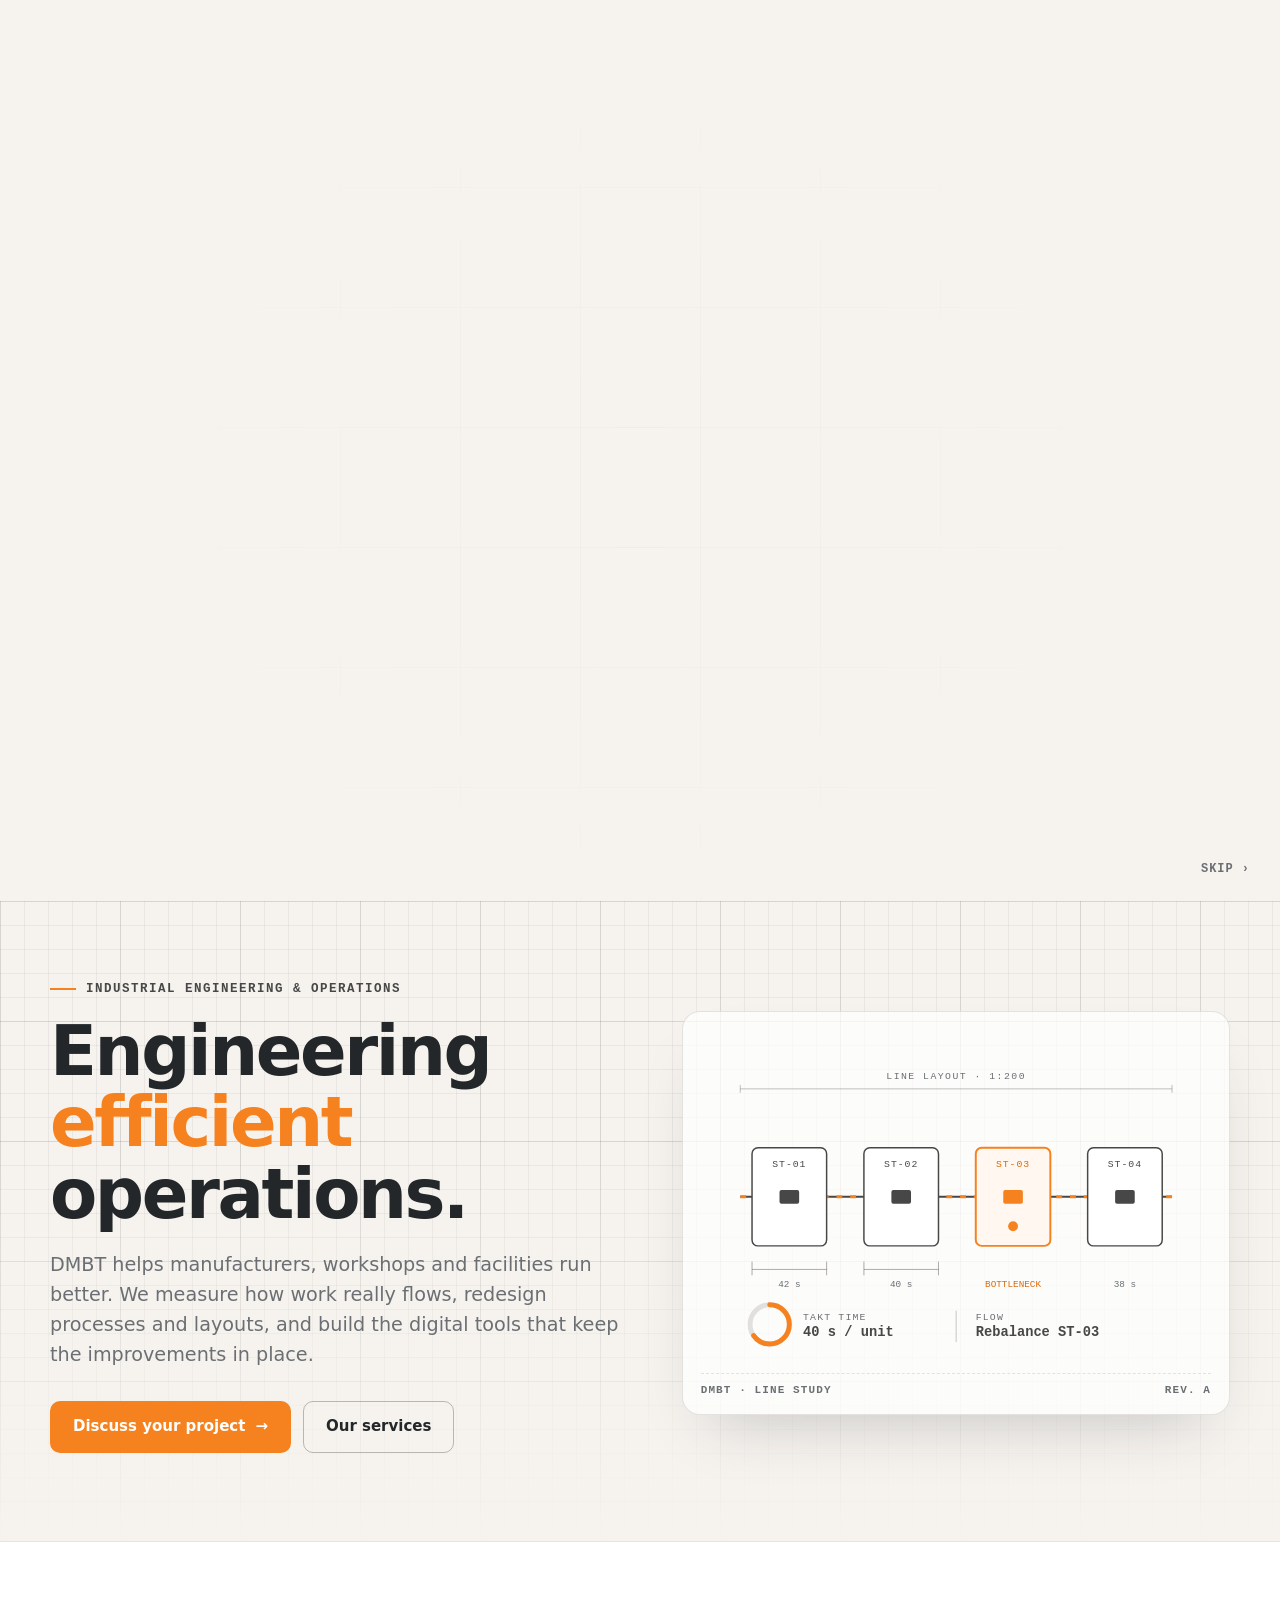
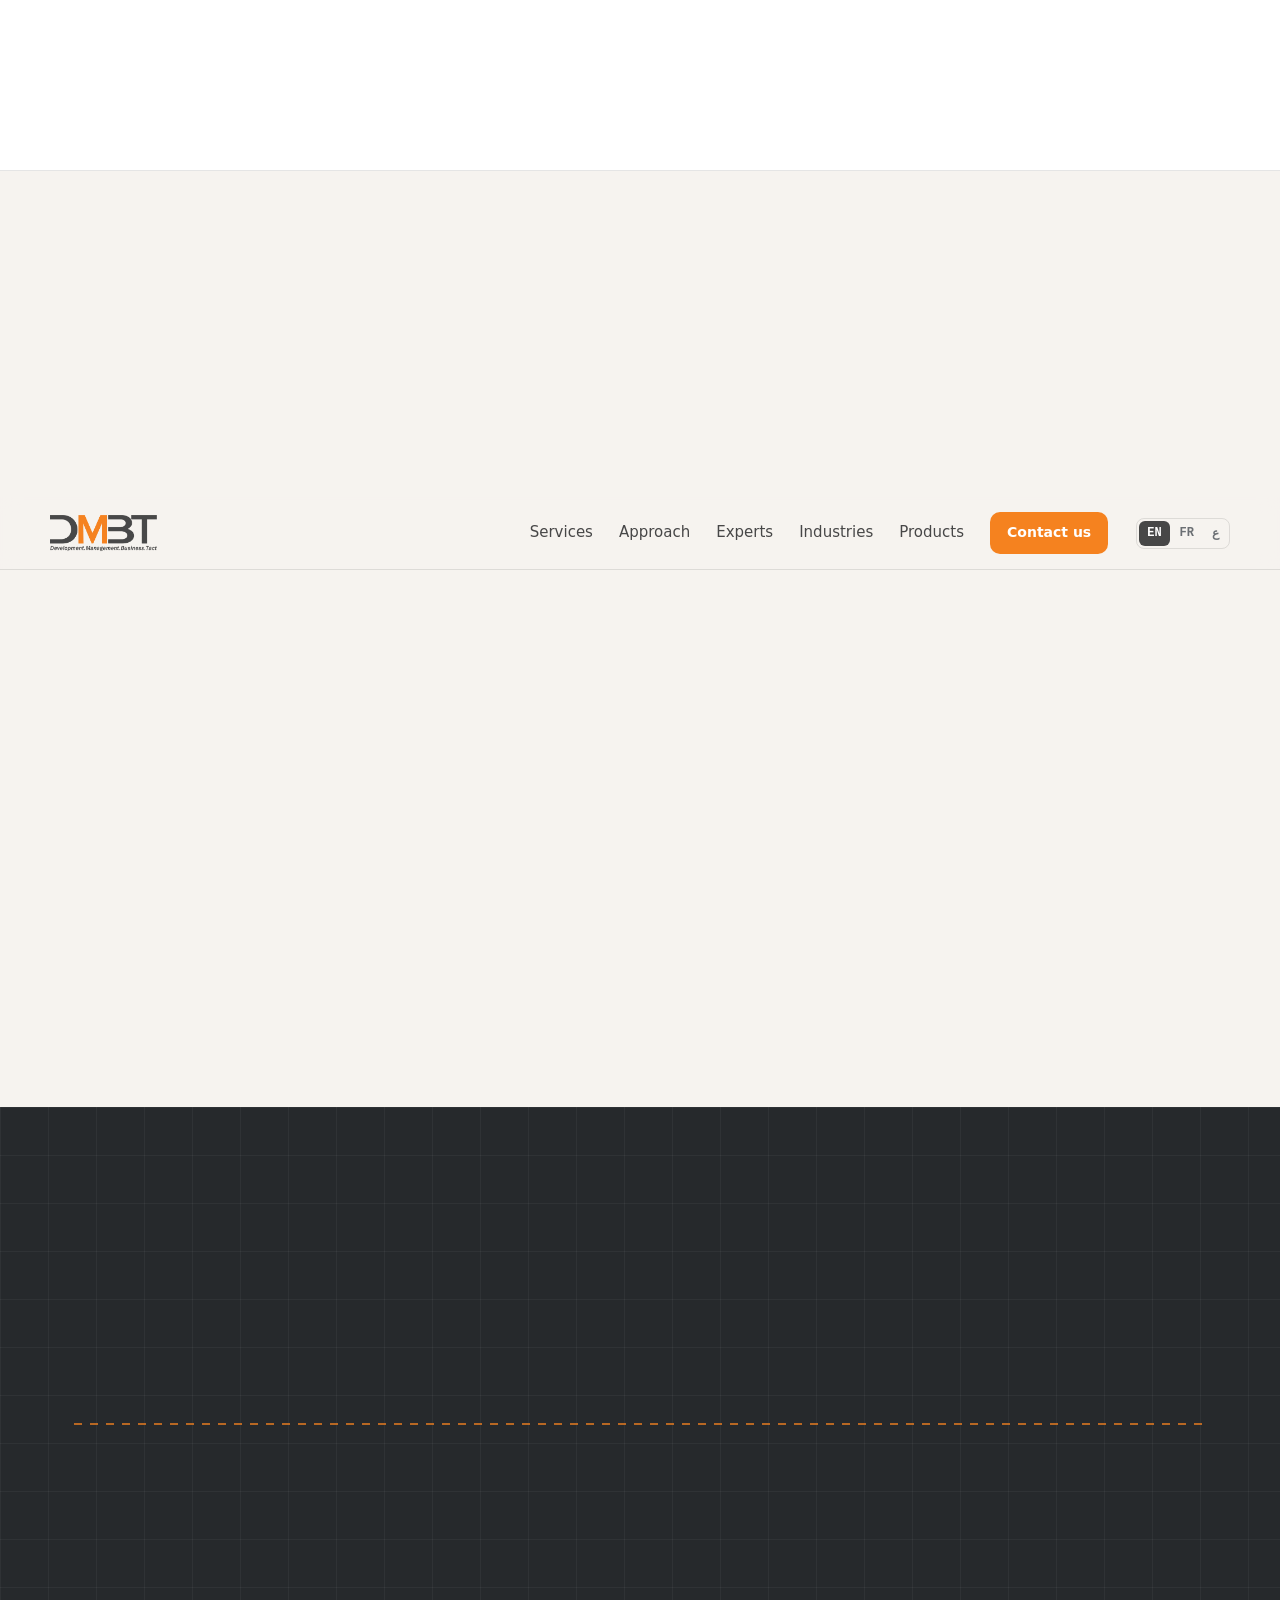
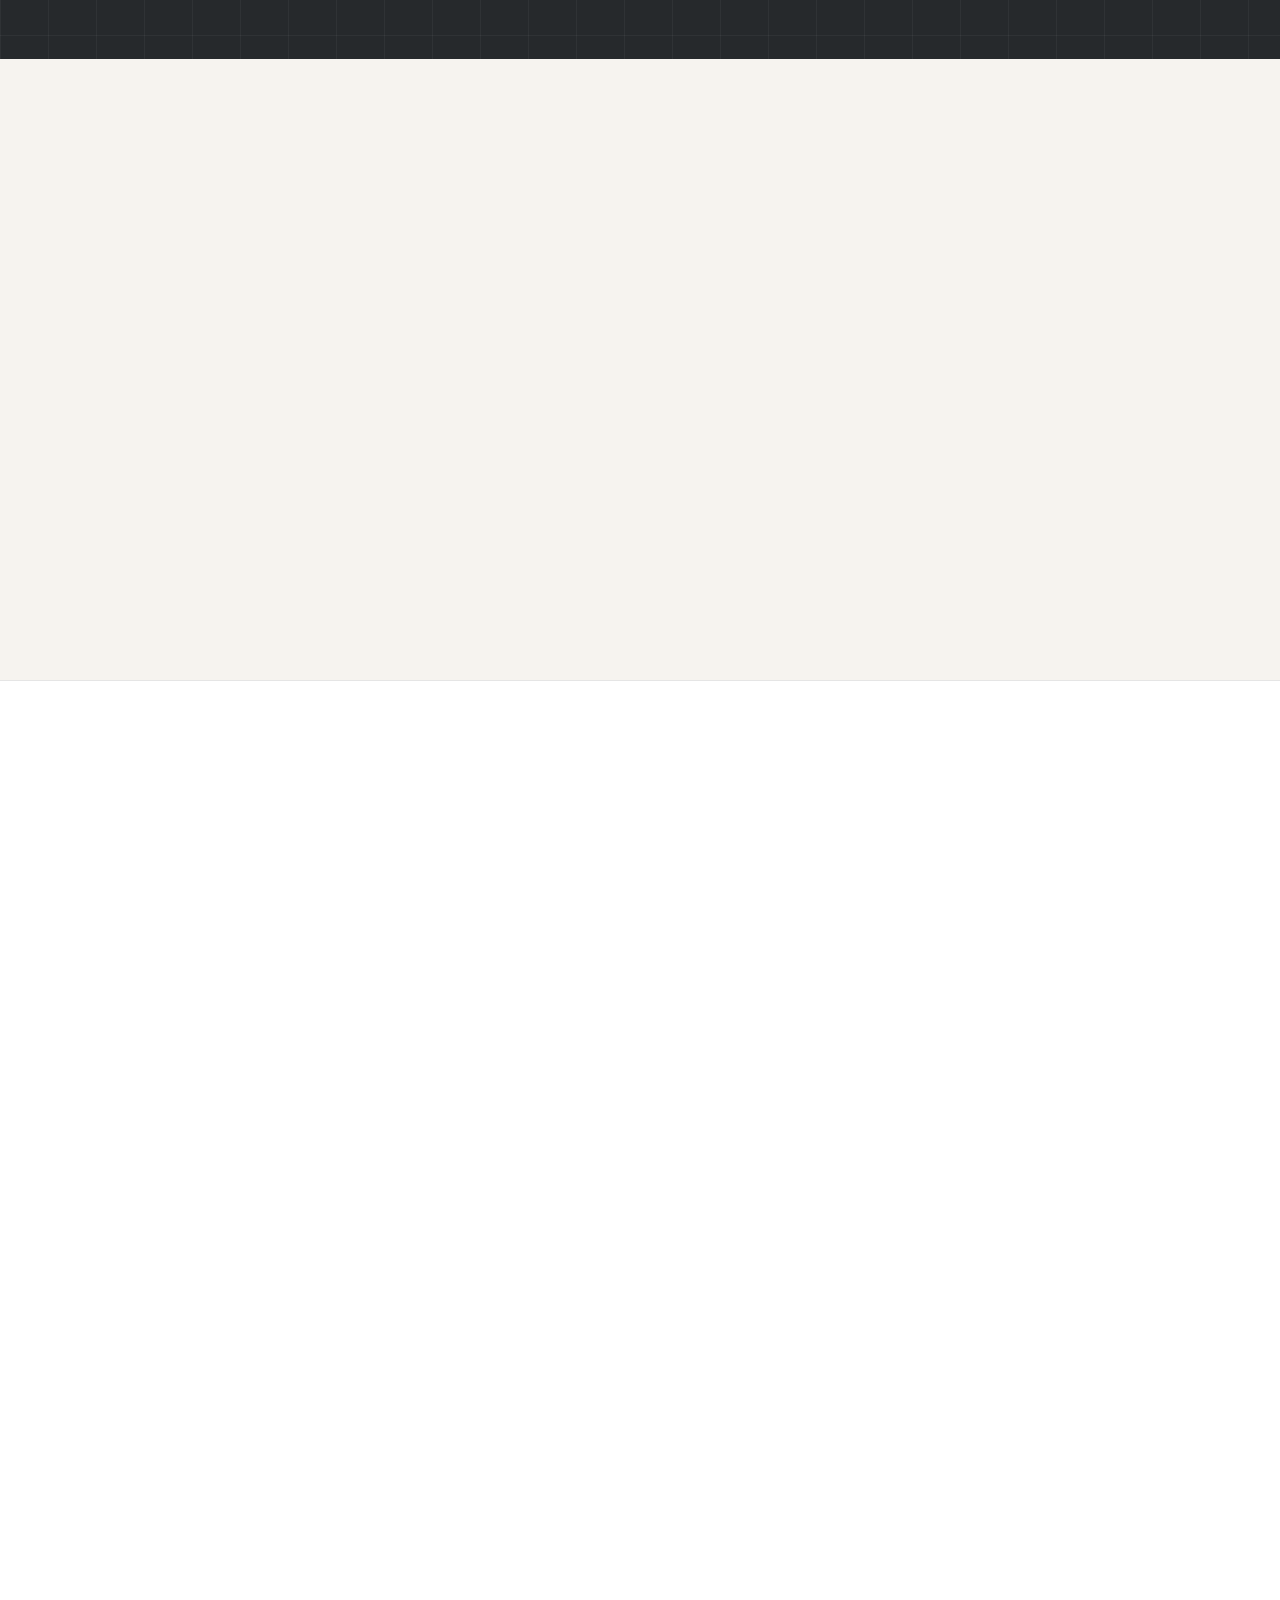
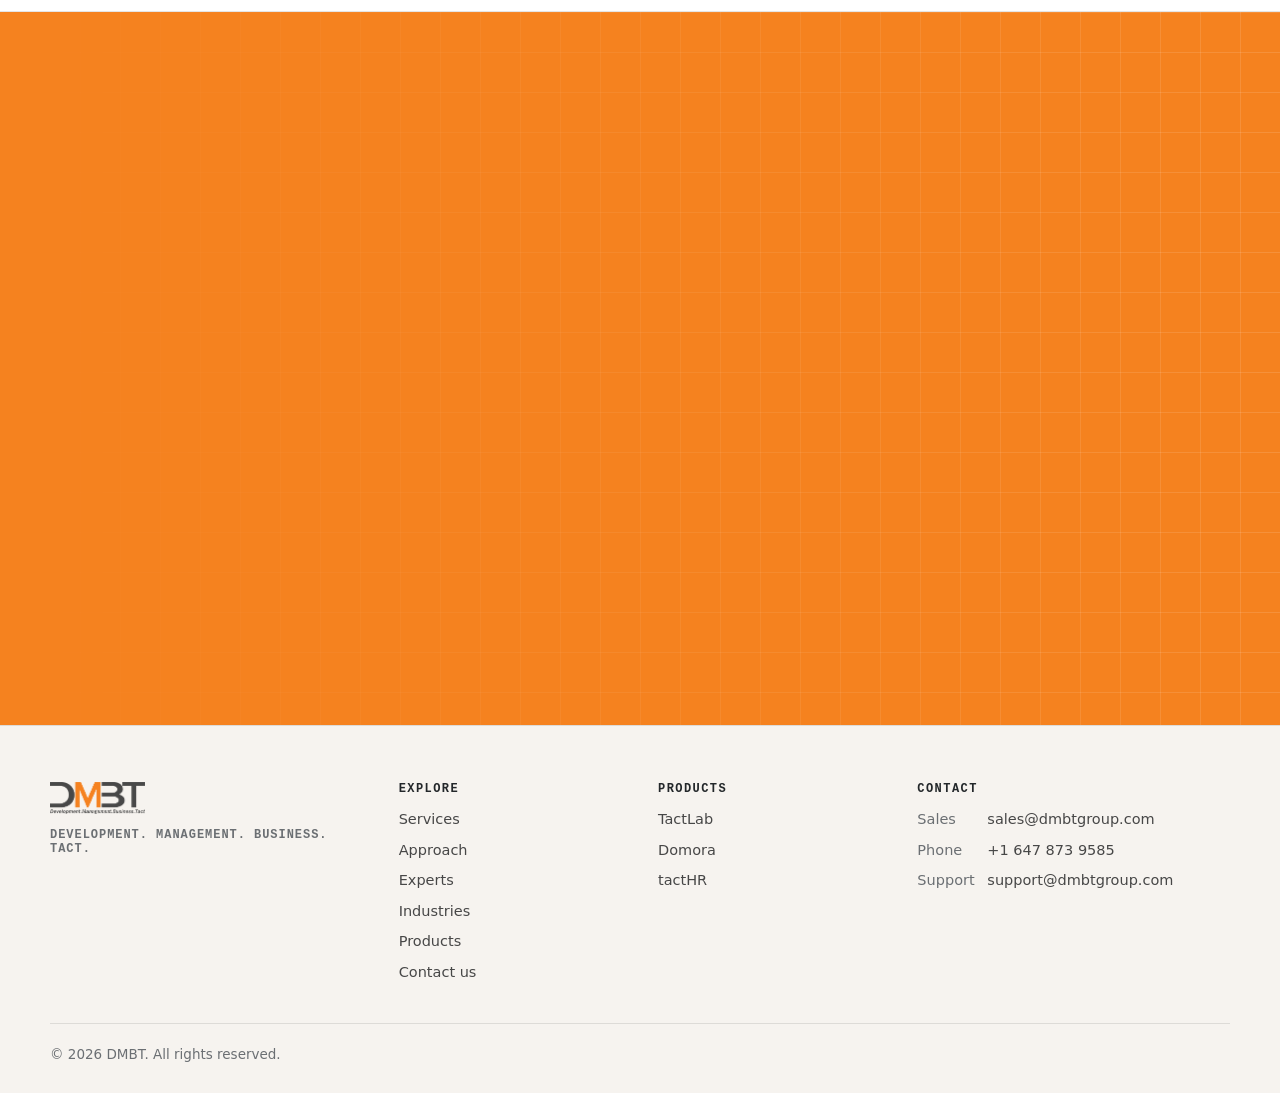
<file: index.html>
<!doctype html>
<html lang="en" dir="ltr">
<head>
  <meta charset="utf-8">
  <meta name="viewport" content="width=device-width, initial-scale=1">
  <title>DMBT — Industrial engineering &amp; operations</title>
  <meta name="description" content="DMBT helps manufacturers, workshops and facilities run better: process optimization, plant layout, production planning, quality and digital tools.">
  <link rel="icon" href="/assets/dmbt-icon.png">
  <link rel="apple-touch-icon" href="/assets/dmbt-icon.png">
  <meta name="theme-color" content="#f6f3ef">
  <meta property="og:type" content="website">
  <meta property="og:site_name" content="DMBT">
  <meta property="og:title" content="DMBT — Industrial engineering &amp; operations">
  <meta property="og:description" content="Process optimization, plant layout, production planning, quality and digital tools for efficient operations.">
  <meta property="og:url" content="https://dmbtgroup.com">
  <meta property="og:image" content="https://dmbtgroup.com/assets/og-dmbt.jpg">
  <meta property="og:image:width" content="1200">
  <meta property="og:image:height" content="630">
  <meta property="og:image:alt" content="DMBT logo">
  <meta name="twitter:card" content="summary_large_image">
  <meta name="twitter:title" content="DMBT — Industrial engineering &amp; operations">
  <meta name="twitter:image" content="https://dmbtgroup.com/assets/og-dmbt.jpg">
  <link rel="canonical" href="https://dmbtgroup.com/">
  <link rel="preload" as="image" href="/assets/dmbt-logo-transparent.png">
  <link rel="stylesheet" href="/assets/site.css?v=16">
  <script>
    // Runs before the page paints: picks the language direction and decides whether to play the intro
    // (first visit in this browser session only, not when opening a link to a section, and never when the
    // visitor prefers reduced motion).
    (function () {
      var d = document.documentElement, lang = "en";
      d.className += " js";
      var m = document.cookie.match(/(?:^|; )lang=(en|fr|ar)/);
      if (m) lang = m[1];
      else {
        var prefs = navigator.languages || [navigator.language || "en"];
        for (var i = 0; i < prefs.length; i++) {
          var c = String(prefs[i]).slice(0, 2).toLowerCase();
          if (c === "en" || c === "fr" || c === "ar") { lang = c; break; }
        }
      }
      d.lang = lang;
      d.dir = lang === "ar" ? "rtl" : "ltr";
      try {
        if (!location.hash && !sessionStorage.getItem("dmbt-intro") && !matchMedia("(prefers-reduced-motion: reduce)").matches) d.className += " play-intro";
      } catch (e) {}
    })();
  </script>
</head>
<body>


<header class="site-header" id="top">
  <div class="wrap header-in">
    <a href="#top" class="brand" aria-label="DMBT home"><img id="brandLogo" src="/assets/dmbt-logo-transparent.png" alt="DMBT" width="1523" height="513"></a>
    <nav class="nav" id="nav">
      <a href="#services" data-i18n="nav.services">Services</a>
      <a href="#approach" data-i18n="nav.approach">Approach</a>
      <a href="/experts" data-i18n="nav.experts">Experts</a>
      <a href="#industries" data-i18n="nav.industries">Industries</a>
      <a href="#products" data-i18n="nav.products">Products</a>
      <a href="#contact" class="btn btn-primary btn-sm" data-i18n="nav.contact">Contact us</a>
    </nav>
    <div class="lang" role="group" aria-label="Language">
      <button type="button" data-lang="en" aria-pressed="true">EN</button><button type="button" data-lang="fr" aria-pressed="false" lang="fr">FR</button><button type="button" data-lang="ar" aria-pressed="false" lang="ar" aria-label="العربية">ع</button>
    </div>
    <button class="menu-toggle" id="menuToggle" type="button" aria-label="Menu" aria-expanded="false" aria-controls="nav"><span></span><span></span><span></span></button>
  </div>
</header>
<!-- The DMBT logo: in the middle of the first screen at the top of the page, in the header corner once scrolled. -->
<img class="float-logo" id="floatLogo" src="/assets/dmbt-logo-transparent.png" alt="" aria-hidden="true" width="1523" height="513">

<main>
  <section class="stage" id="stage">
    <span class="stage-line" aria-hidden="true"></span>
    <button class="stage-cue" id="cue" type="button" data-i18n="cue">Scroll</button>
    <button class="stage-skip" id="skip" type="button" data-i18n="skip">Skip ›</button>
  </section>
  <section class="hero">
    <div class="wrap hero-grid">
      <div>
        <span class="eyebrow reveal" style="--d:0" data-i18n="hero.eyebrow">Industrial engineering &amp; operations</span>
        <h1 class="reveal" style="--d:1"><span data-i18n="hero.t1">Engineering</span> <em data-i18n="hero.t2">efficient</em> <span data-i18n="hero.t3">operations.</span></h1>
        <p class="lead reveal" style="--d:2" data-i18n="hero.lead">DMBT helps manufacturers, workshops and facilities run better. We measure how work really flows, redesign processes and layouts, and build the digital tools that keep the improvements in place.</p>
        <div class="cta-row reveal" style="--d:3">
          <a href="#contact" class="btn btn-primary"><span data-i18n="hero.cta1">Discuss your project</span> <span class="arrow">→</span></a>
          <a href="#services" class="btn btn-ghost" data-i18n="hero.cta2">Our services</a>
        </div>
      </div>

      <!-- Technical drawing: a production line with stations, flow and a takt gauge -->
      <div class="drawing reveal" style="--d:2">
        <svg viewBox="0 0 520 340" fill="none" role="img" aria-label="Process flow drawing">
          <g stroke="#474747" stroke-opacity="0.35" stroke-width="1">
            <path d="M40 60 H480 M40 56 V64 M480 56 V64" />
          </g>
          <text x="260" y="50" text-anchor="middle" font-family="ui-monospace,monospace" font-size="10" fill="#6b6f73" letter-spacing="1.5">LINE LAYOUT · 1:200</text>
          <!-- conveyor -->
          <path d="M40 170 H480" stroke="#474747" stroke-width="2" />
          <path class="flow" d="M40 170 H480" stroke="#f5821f" stroke-width="3" />
          <!-- stations -->
          <g font-family="ui-monospace,monospace" font-size="10" fill="#474747" letter-spacing="1">
            <rect x="52" y="120" width="76" height="100" rx="6" fill="#fff" stroke="#474747" stroke-width="1.5"/>
            <rect x="166" y="120" width="76" height="100" rx="6" fill="#fff" stroke="#474747" stroke-width="1.5"/>
            <rect x="280" y="120" width="76" height="100" rx="6" fill="#fff7f0" stroke="#f5821f" stroke-width="2"/>
            <rect x="394" y="120" width="76" height="100" rx="6" fill="#fff" stroke="#474747" stroke-width="1.5"/>
            <text x="90" y="140" text-anchor="middle">ST-01</text>
            <text x="204" y="140" text-anchor="middle">ST-02</text>
            <text x="318" y="140" text-anchor="middle" fill="#d96a0b">ST-03</text>
            <text x="432" y="140" text-anchor="middle">ST-04</text>
          </g>
          <!-- parts on the line -->
          <g fill="#474747">
            <rect x="80" y="163" width="20" height="14" rx="2"/><rect x="194" y="163" width="20" height="14" rx="2"/>
            <rect x="308" y="163" width="20" height="14" rx="2" fill="#f5821f"/><rect x="422" y="163" width="20" height="14" rx="2"/>
          </g>
          <circle class="pulse" cx="318" cy="200" r="5" fill="#f5821f"/>
          <!-- dimension lines -->
          <g stroke="#474747" stroke-opacity="0.45" stroke-width="1">
            <path d="M52 236 V250 M128 236 V250 M52 244 H128" />
            <path d="M166 236 V250 M242 236 V250 M166 244 H242" />
          </g>
          <g font-family="ui-monospace,monospace" font-size="9.5" fill="#6b6f73">
            <text x="90" y="262" text-anchor="middle">42 s</text><text x="204" y="262" text-anchor="middle">40 s</text>
            <text x="318" y="262" text-anchor="middle" fill="#d96a0b">BOTTLENECK</text><text x="432" y="262" text-anchor="middle">38 s</text>
          </g>
          <!-- takt gauge -->
          <g transform="translate(70 300)">
            <circle r="20" stroke="#474747" stroke-opacity="0.15" stroke-width="5" transform="rotate(-90)"/>
          </g>
          <circle cx="70" cy="300" r="20" stroke="#f5821f" stroke-width="5" stroke-linecap="round" class="gauge" transform="rotate(-90 70 300)" pathLength="260"/>
          <g font-family="ui-monospace,monospace" fill="#474747">
            <text x="104" y="296" font-size="10" letter-spacing="1.2" fill="#6b6f73">TAKT TIME</text>
            <text x="104" y="312" font-size="14" font-weight="700">40 s / unit</text>
          </g>
          <g stroke="#474747" stroke-opacity="0.3"><path d="M260 286 V318" /></g>
          <g font-family="ui-monospace,monospace" fill="#474747">
            <text x="280" y="296" font-size="10" letter-spacing="1.2" fill="#6b6f73">FLOW</text>
            <text x="280" y="312" font-size="14" font-weight="700">Rebalance ST-03</text>
          </g>
        </svg>
        <div class="drawing-meta"><span>DMBT · Line study</span><span>Rev. A</span></div>
      </div>
    </div>
  </section>

  <section class="pillars">
    <div class="wrap pillars-grid">
      <div class="pillar inview"><div class="pillar-letter">D</div><h3 data-i18n="p.d.t">Development</h3><p data-i18n="p.d.b">Processes, layouts and software designed around your floor.</p></div>
      <div class="pillar inview"><div class="pillar-letter">M</div><h3 data-i18n="p.m.t">Management</h3><p data-i18n="p.m.b">Planning, standards and indicators that teams actually use.</p></div>
      <div class="pillar inview"><div class="pillar-letter">B</div><h3 data-i18n="p.b.t">Business</h3><p data-i18n="p.b.b">Every change tied to cost, lead time and quality.</p></div>
      <div class="pillar inview"><div class="pillar-letter">T</div><h3 data-i18n="p.t.t">Tact</h3><p data-i18n="p.t.b">Change carried out with the people who do the work.</p></div>
    </div>
  </section>

  <section class="section" id="services">
    <div class="wrap">
      <div class="section-head inview"><span class="eyebrow" data-i18n="services.kicker">What we do</span><h2 data-i18n="services.title">Industrial engineering services</h2></div>
      <div class="cards">
        <article class="card inview"><div class="card-top"><span class="icon"><svg viewBox="0 0 24 24" fill="none" stroke="currentColor" stroke-width="1.8" stroke-linecap="round" stroke-linejoin="round"><path d="M21 12a9 9 0 0 1-15.5 6.2M3 12A9 9 0 0 1 18.5 5.8"/><path d="M18 2v4h-4M6 22v-4h4"/></svg></span><span class="num">01</span></div>
          <h3 data-i18n="s1.t">Process optimization</h3><p data-i18n="s1.b">Value-stream mapping, time studies and lean methods to remove waste and bottlenecks.</p></article>
        <article class="card inview"><div class="card-top"><span class="icon"><svg viewBox="0 0 24 24" fill="none" stroke="currentColor" stroke-width="1.8" stroke-linejoin="round"><rect x="3" y="3" width="8" height="8" rx="1"/><rect x="13" y="3" width="8" height="5" rx="1"/><rect x="13" y="10" width="8" height="11" rx="1"/><rect x="3" y="13" width="8" height="8" rx="1"/></svg></span><span class="num">02</span></div>
          <h3 data-i18n="s2.t">Plant layout &amp; facility design</h3><p data-i18n="s2.b">Layouts, material flow and workstation design for shorter, safer paths.</p></article>
        <article class="card inview"><div class="card-top"><span class="icon"><svg viewBox="0 0 24 24" fill="none" stroke="currentColor" stroke-width="1.8" stroke-linecap="round"><path d="M3 5h18M3 19h18"/><path d="M5 9h7M9 12h8M7 15h6" stroke-width="2.6"/></svg></span><span class="num">03</span></div>
          <h3 data-i18n="s3.t">Production planning</h3><p data-i18n="s3.b">Capacity, scheduling and inventory policies matched to real demand.</p></article>
        <article class="card inview"><div class="card-top"><span class="icon"><svg viewBox="0 0 24 24" fill="none" stroke="currentColor" stroke-width="1.8" stroke-linecap="round" stroke-linejoin="round"><circle cx="12" cy="12" r="9"/><circle cx="12" cy="12" r="5"/><path d="M12 12l6-6"/></svg></span><span class="num">04</span></div>
          <h3 data-i18n="s4.t">Quality &amp; continuous improvement</h3><p data-i18n="s4.b">Root-cause analysis, standard work and statistical process control so problems stay solved.</p></article>
        <article class="card inview"><div class="card-top"><span class="icon"><svg viewBox="0 0 24 24" fill="none" stroke="currentColor" stroke-width="1.8" stroke-linejoin="round"><path d="M3 7l9-4 9 4v10l-9 4-9-4z"/><path d="M3 7l9 4 9-4M12 11v10"/></svg></span><span class="num">05</span></div>
          <h3 data-i18n="s5.t">Supply chain &amp; logistics</h3><p data-i18n="s5.b">Warehouse organization, replenishment and distribution flows.</p></article>
        <article class="card inview"><div class="card-top"><span class="icon"><svg viewBox="0 0 24 24" fill="none" stroke="currentColor" stroke-width="1.8" stroke-linecap="round" stroke-linejoin="round"><rect x="3" y="4" width="18" height="13" rx="2"/><path d="M8 21h8M7 13l3-3 3 2 4-4"/></svg></span><span class="num">06</span></div>
          <h3 data-i18n="s6.t">Digital tools &amp; data</h3><p data-i18n="s6.b">Dashboards and custom software that capture the data your decisions need.</p></article>
      </div>
    </div>
  </section>

  <section class="section dark" id="approach">
    <div class="wrap">
      <div class="section-head inview"><span class="eyebrow" data-i18n="approach.kicker">How we work</span><h2 data-i18n="approach.title">From the shop floor to lasting results</h2></div>
      <div class="steps">
        <div class="step inview"><div class="step-node">01</div><h3 data-i18n="a1.t">Observe</h3><p data-i18n="a1.b">We go to the floor, map the flow and measure what really happens.</p></div>
        <div class="step inview"><div class="step-node">02</div><h3 data-i18n="a2.t">Analyze</h3><p data-i18n="a2.b">Data and root causes show where time, cost and quality are lost.</p></div>
        <div class="step inview"><div class="step-node">03</div><h3 data-i18n="a3.t">Design</h3><p data-i18n="a3.b">We design the new process, layout or tool together with your team.</p></div>
        <div class="step inview"><div class="step-node">04</div><h3 data-i18n="a4.t">Implement &amp; sustain</h3><p data-i18n="a4.b">We roll it out, train people and track indicators so the gains last.</p></div>
      </div>
    </div>
  </section>

  <section class="section" id="industries">
    <div class="wrap">
      <div class="section-head inview"><span class="eyebrow" data-i18n="industries.kicker">Where we work</span><h2 data-i18n="industries.title">Built for operations of every size</h2></div>
      <div class="industries">
        <div class="industry inview"><div class="icon"><svg viewBox="0 0 24 24" fill="none" stroke="currentColor" stroke-width="1.6" stroke-linejoin="round"><path d="M2 21V10l6 4V10l6 4V6h4l1 15z"/><path d="M2 21h20"/></svg></div><h3 data-i18n="i1.t">Manufacturing</h3><p data-i18n="i1.b">Assembly, machining and process plants.</p></div>
        <div class="industry inview"><div class="icon"><svg viewBox="0 0 24 24" fill="none" stroke="currentColor" stroke-width="1.6" stroke-linecap="round" stroke-linejoin="round"><path d="M9 3h6M10 3v6l-5 9a2 2 0 0 0 1.7 3h10.6a2 2 0 0 0 1.7-3l-5-9V3"/><path d="M7 15h10"/></svg></div><h3 data-i18n="i2.t">Labs &amp; workshops</h3><p data-i18n="i2.b">Technical labs, repair and production shops.</p></div>
        <div class="industry inview"><div class="icon"><svg viewBox="0 0 24 24" fill="none" stroke="currentColor" stroke-width="1.6" stroke-linejoin="round"><path d="M3 21V8l9-5 9 5v13"/><path d="M7 21v-8h10v8M7 17h10"/></svg></div><h3 data-i18n="i3.t">Warehousing &amp; logistics</h3><p data-i18n="i3.b">Storage, picking and distribution centers.</p></div>
        <div class="industry inview"><div class="icon"><svg viewBox="0 0 24 24" fill="none" stroke="currentColor" stroke-width="1.6" stroke-linejoin="round"><rect x="5" y="3" width="14" height="18" rx="1"/><path d="M9 7h2M13 7h2M9 11h2M13 11h2M9 15h2M13 15h2M11 21v-3h2v3"/></svg></div><h3 data-i18n="i4.t">Facilities &amp; property</h3><p data-i18n="i4.b">Building operations, maintenance and condominium management.</p></div>
      </div>
      <a class="text-link inview" href="#contact"><span data-i18n="industries.cta">Tell us about your operation</span> <span class="arrow">→</span></a>
    </div>
  </section>

  <section class="section products-bg" id="products">
    <div class="wrap">
      <div class="section-head inview"><span class="eyebrow" data-i18n="products.kicker">Our software</span><h2 data-i18n="products.title">Tools we build and run</h2></div>
      <div class="products">
        <a class="product inview" href="https://tactime.dmbtgroup.com" target="_blank" rel="noopener">
          <img class="product-logo" src="/assets/products/tactlab.png" alt="" width="58" height="56">
          <small>tactime.dmbtgroup.com</small>
          <div class="product-name">TactLab</div>
          <p class="product-line" data-i18n="tactlab">Lab and shop management for your team.</p>
          <p class="product-for" data-i18n="tactlab.for">For testing labs and machine shops</p>
          <ul class="product-feats">
            <li data-i18n="tactlab.f1">Service offers with cost estimates, sent as PDF and turned into orders in one click</li>
            <li data-i18n="tactlab.f2">Work orders with routes and steps, and a barcode for every piece</li>
            <li data-i18n="tactlab.f3">Shop-floor time by barcode scan, timer or quick entry, with manager approvals</li>
            <li data-i18n="tactlab.f4">Reports by employee, job and step, with CSV export for payroll and billing</li>
          </ul>
          <span class="product-go"><span data-i18n="prod.visit">Visit</span> TactLab <span class="arrow">→</span></span>
        </a>
        <a class="product inview" href="https://condo.dmbtgroup.com" target="_blank" rel="noopener">
          <img class="product-logo" src="/assets/products/domora.png" alt="" width="62" height="56">
          <small>condo.dmbtgroup.com</small>
          <div class="product-name">Domora</div>
          <p class="product-line" data-i18n="domora">Smarter management for your condominium.</p>
          <p class="product-for" data-i18n="domora.for">For condominium boards, owners and residents</p>
          <ul class="product-feats">
            <li data-i18n="domora.f1">Condo fees, special contributions and payments for every unit</li>
            <li data-i18n="domora.f2">Repair requests, projects with budgets, and routine work with reminders</li>
            <li data-i18n="domora.f3">Online owner votes, weighted by each unit's share</li>
            <li data-i18n="domora.f4">Documents, insurance certificates and notices, in English and French</li>
          </ul>
          <span class="product-go"><span data-i18n="prod.visit">Visit</span> Domora <span class="arrow">→</span></span>
        </a>
        <a class="product inview" href="https://tacthr.dmbtgroup.com" target="_blank" rel="noopener">
          <img class="product-logo" src="/assets/products/tacthr.png" alt="" width="92" height="56">
          <small>tacthr.dmbtgroup.com</small>
          <div class="product-name">tactHR</div>
          <p class="product-line" data-i18n="tacthr">Human resources and payroll management for your company.</p>
          <p class="product-for" data-i18n="tacthr.for">For companies that want fair, transparent pay</p>
          <ul class="product-feats">
            <li data-i18n="tacthr.f1">Staff performance reviews twice a year, with weighted indicators</li>
            <li data-i18n="tacthr.f2">Salaries and bonuses set from education, experience, skills, job hardship, job grade and performance</li>
            <li data-i18n="tacthr.f3">Each company has its own space, found by its name or address</li>
          </ul>
          <span class="product-go"><span data-i18n="prod.visit">Visit</span> tactHR <span class="arrow">→</span></span>
        </a>
      </div>
    </div>
  </section>

  <section class="contact" id="contact">
    <div class="wrap contact-in">
      <div class="contact-text inview">
        <h2 data-i18n="contact.title">Let's look at your operation together.</h2>
        <p data-i18n="contact.lead">Tell us about your process, site or project. We'll reply with a first assessment and the next steps.</p>
        <ul class="contact-lines">
          <li><span data-i18n="contact.sales">Sales</span><a href="mailto:sales@dmbtgroup.com">sales@dmbtgroup.com</a></li>
          <li><span data-i18n="contact.phone">Phone</span><a href="tel:+16478739585" dir="ltr">+1 647 873 9585</a></li>
        </ul>
      </div>
      <!-- Discovery-call form: opens the visitor's email app with the request addressed to sales@dmbtgroup.com. -->
      <form class="contact-form inview" id="contactForm" action="mailto:sales@dmbtgroup.com" method="post" enctype="text/plain">
        <h3 data-i18n="form.title">Book a discovery call</h3>
        <div class="form-row">
          <label><span data-i18n="form.name">Name</span><input name="name" required autocomplete="name"></label>
          <label><span data-i18n="form.company">Company</span><input name="company" autocomplete="organization"></label>
        </div>
        <label><span data-i18n="form.country">Country</span><input name="country" autocomplete="country-name"></label>
        <label><span data-i18n="form.problem">What would you like to improve?</span><textarea name="problem" rows="4" required></textarea></label>
        <button class="btn btn-dark" type="submit"><span data-i18n="form.send">Send request</span> <span class="arrow">→</span></button>
        <p class="form-note" data-i18n="form.note">This opens your email app with your request ready to send to sales@dmbtgroup.com.</p>
      </form>
    </div>
  </section>
</main>

<footer class="site-footer">
  <div class="wrap footer-grid">
    <div class="footer-brand">
      <img src="/assets/dmbt-logo-transparent.png" alt="DMBT" width="1523" height="513">
      <span class="footer-tag" data-i18n="footer.tag">Development. Management. Business. Tact.</span>
    </div>
    <nav aria-label="Explore">
      <h4 data-i18n="footer.explore">Explore</h4>
      <ul>
        <li><a href="#services" data-i18n="nav.services">Services</a></li>
        <li><a href="#approach" data-i18n="nav.approach">Approach</a></li>
        <li><a href="/experts" data-i18n="nav.experts">Experts</a></li>
        <li><a href="#industries" data-i18n="nav.industries">Industries</a></li>
        <li><a href="#products" data-i18n="nav.products">Products</a></li>
        <li><a href="#contact" data-i18n="nav.contact">Contact us</a></li>
      </ul>
    </nav>
    <nav aria-label="Products">
      <h4 data-i18n="nav.products">Products</h4>
      <ul>
        <li><a href="https://tactime.dmbtgroup.com" target="_blank" rel="noopener">TactLab</a></li>
        <li><a href="https://condo.dmbtgroup.com" target="_blank" rel="noopener">Domora</a></li>
        <li><a href="https://tacthr.dmbtgroup.com" target="_blank" rel="noopener">tactHR</a></li>
      </ul>
    </nav>
    <div>
      <h4 data-i18n="footer.contact">Contact</h4>
      <ul class="footer-contact">
        <li><span data-i18n="contact.sales">Sales</span> <a href="mailto:sales@dmbtgroup.com">sales@dmbtgroup.com</a></li>
        <li><span data-i18n="contact.phone">Phone</span> <a href="tel:+16478739585" dir="ltr">+1 647 873 9585</a></li>
        <li><span data-i18n="footer.support">Support</span> <a href="mailto:support@dmbtgroup.com">support@dmbtgroup.com</a></li>
      </ul>
    </div>
  </div>
  <div class="wrap footer-bottom">© <span id="year">2026</span> DMBT. <span data-i18n="footer.rights">All rights reserved.</span></div>
</footer>

<script src="/assets/site.js?v=16" defer></script>
</body>
</html>
</file>
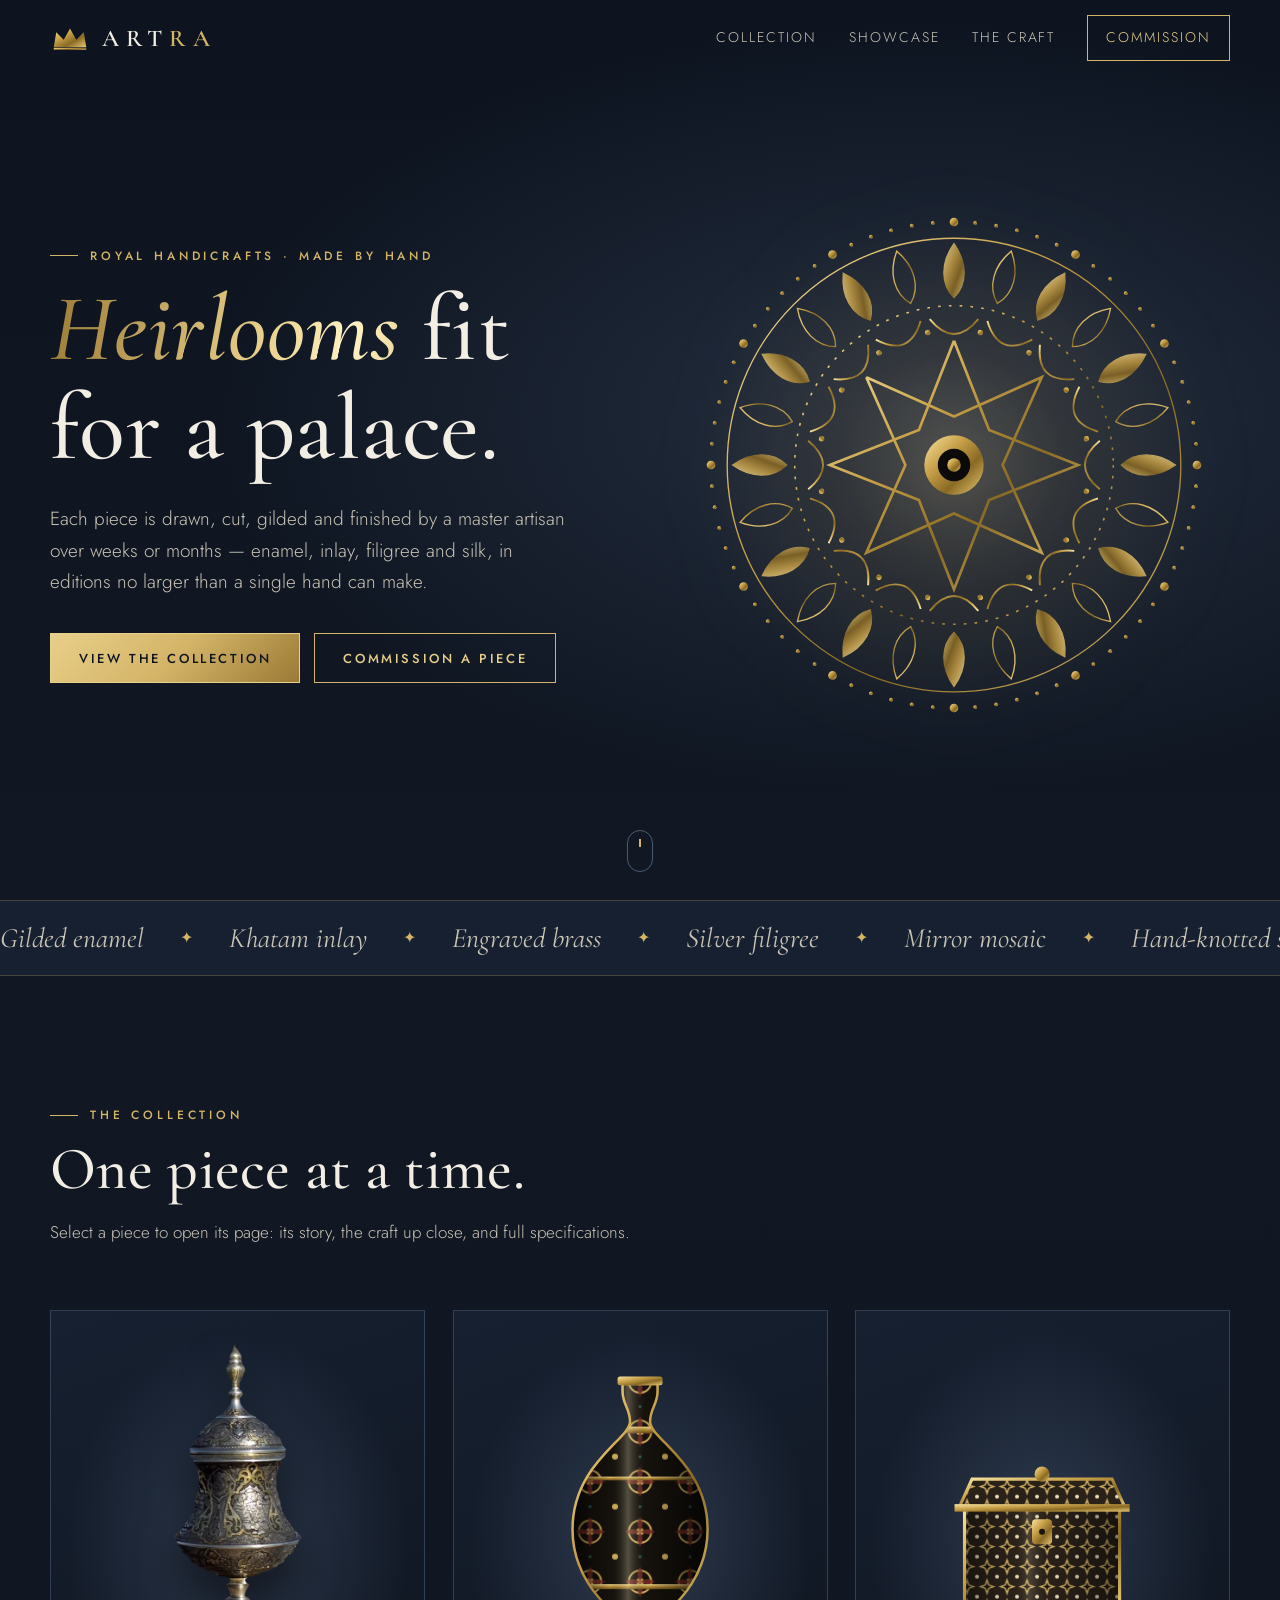
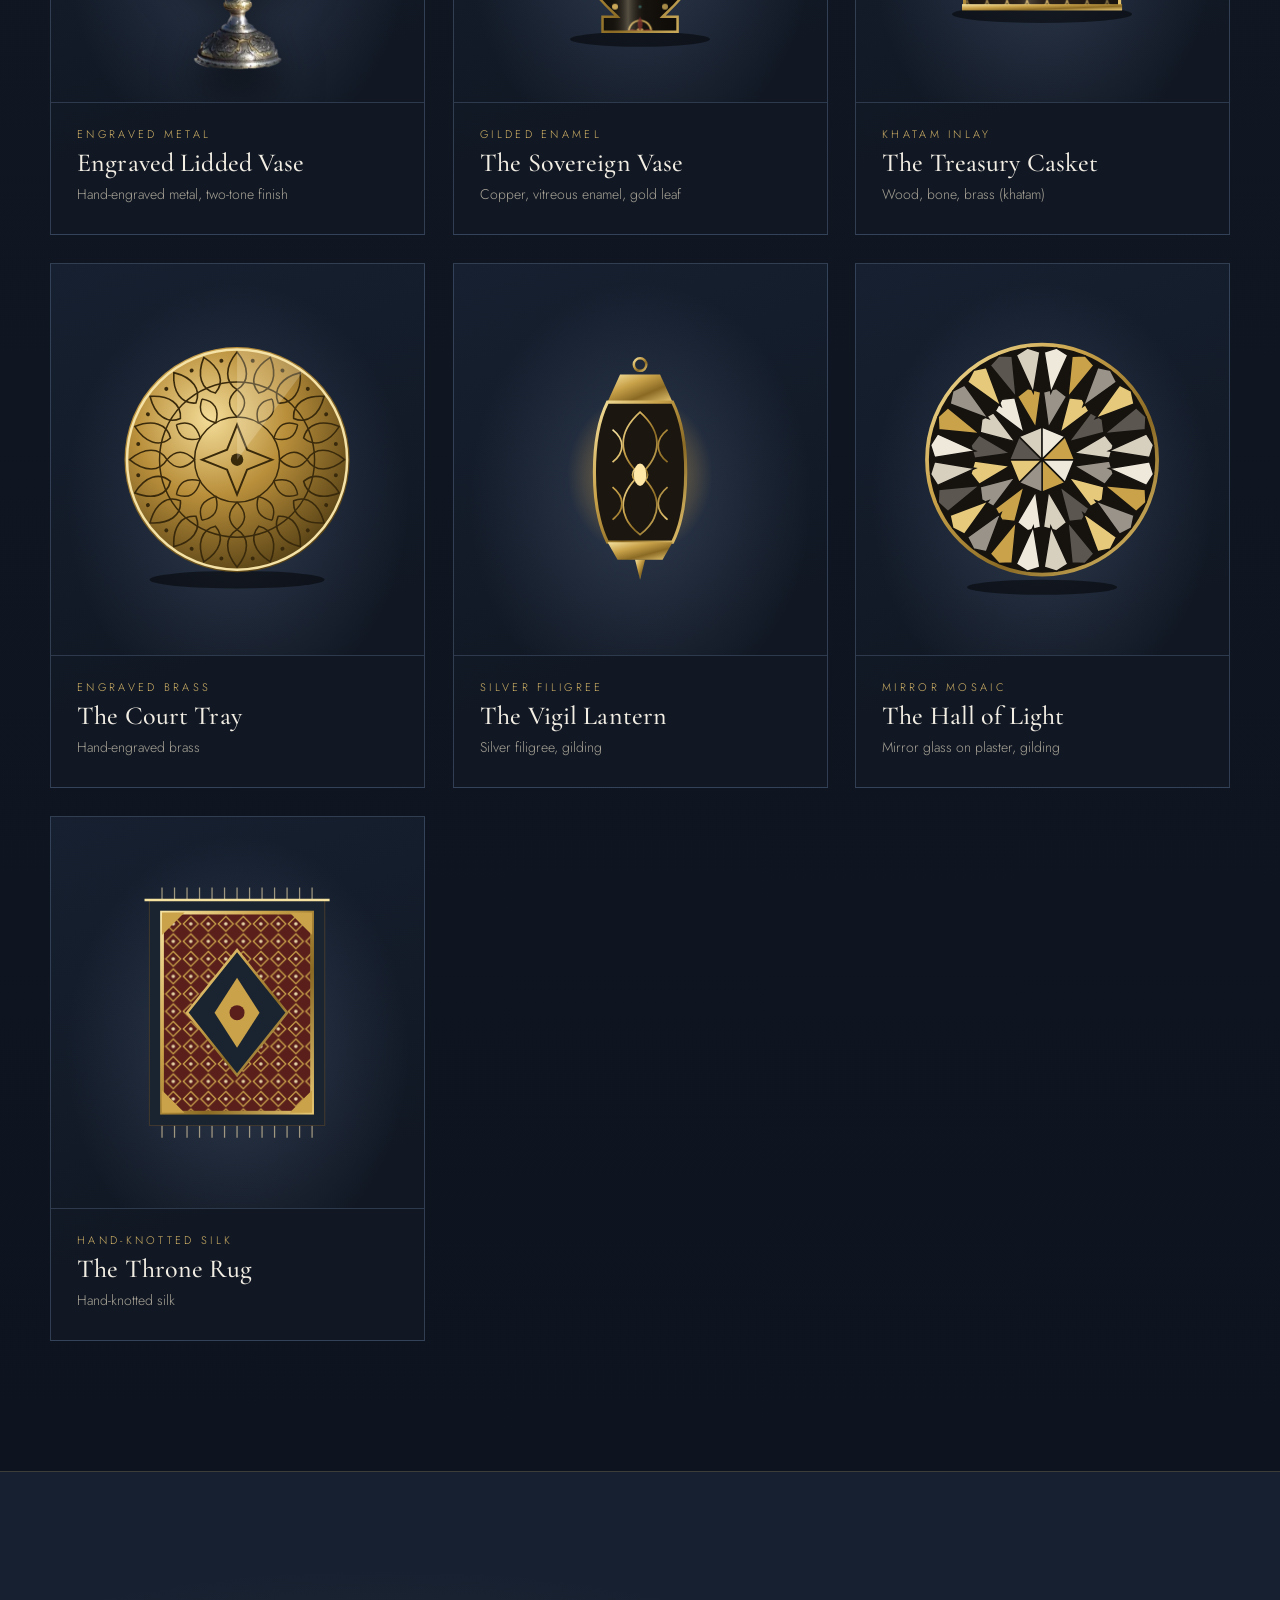
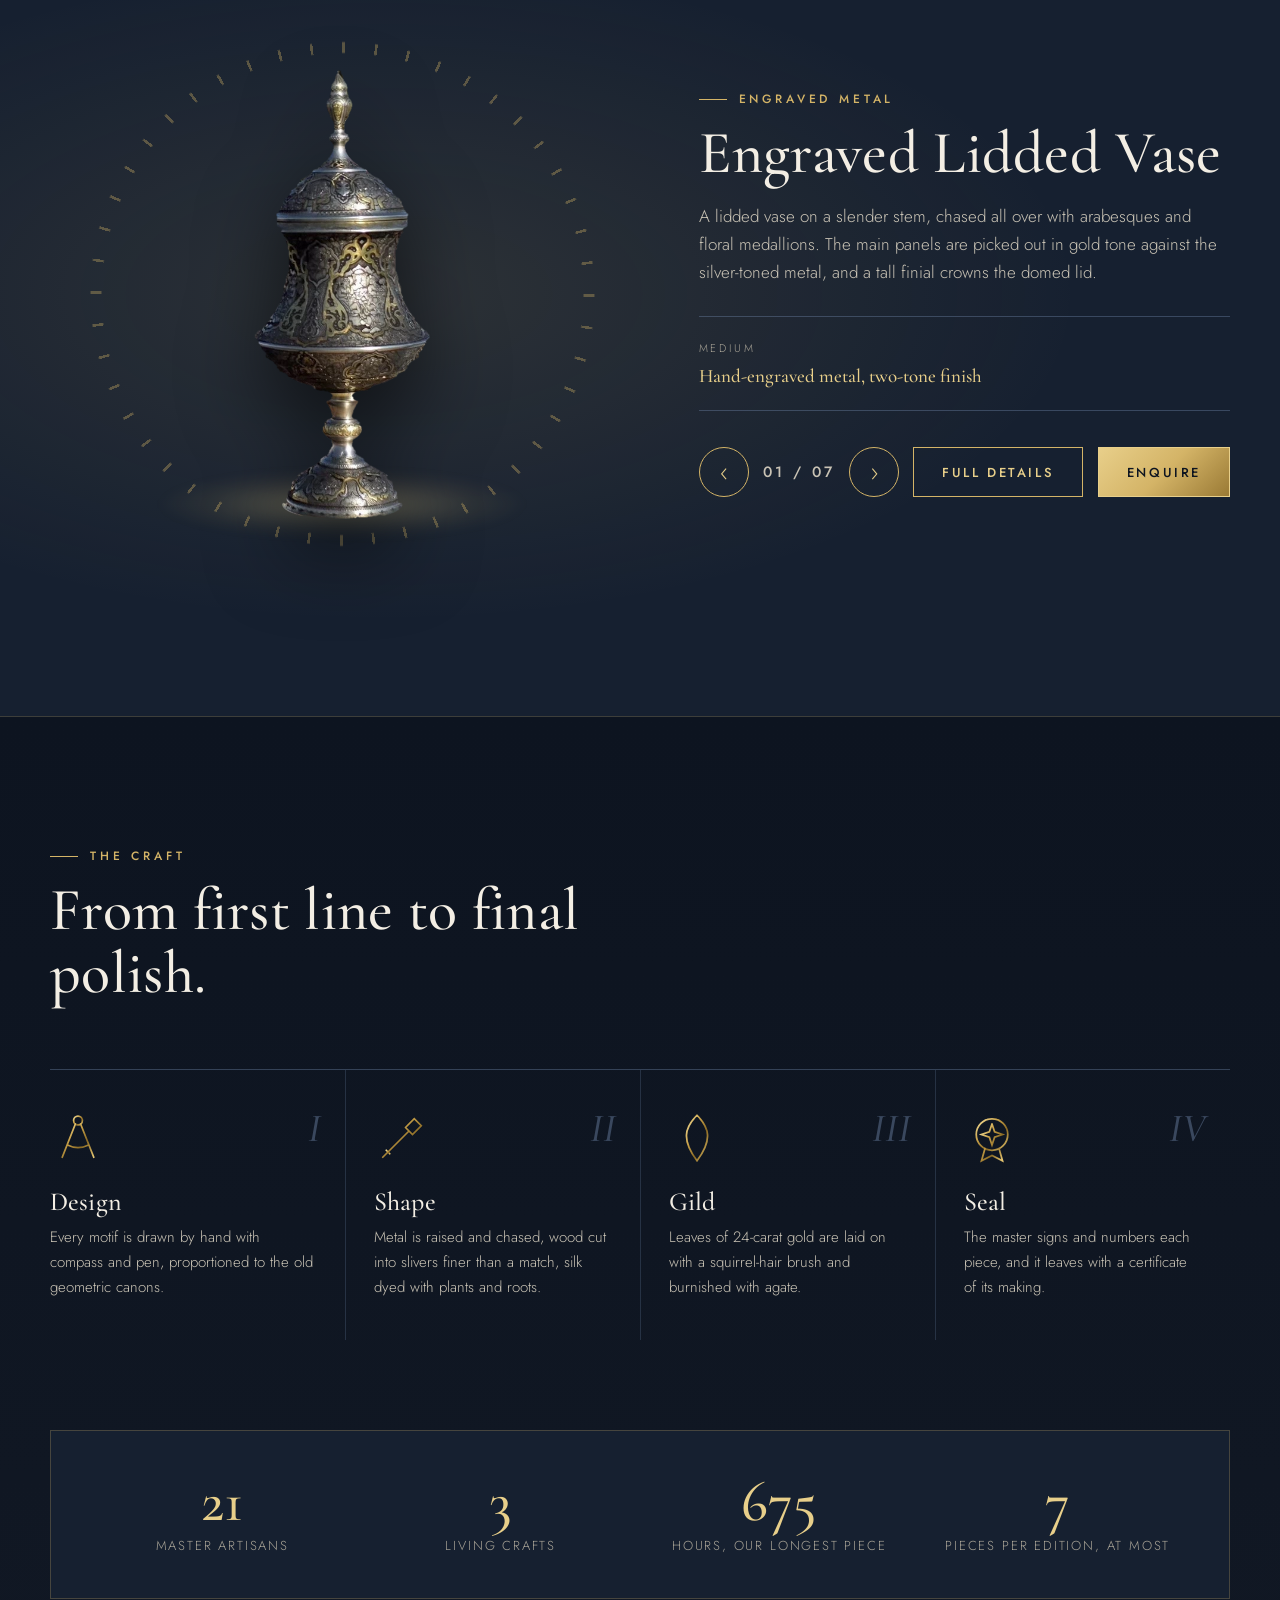
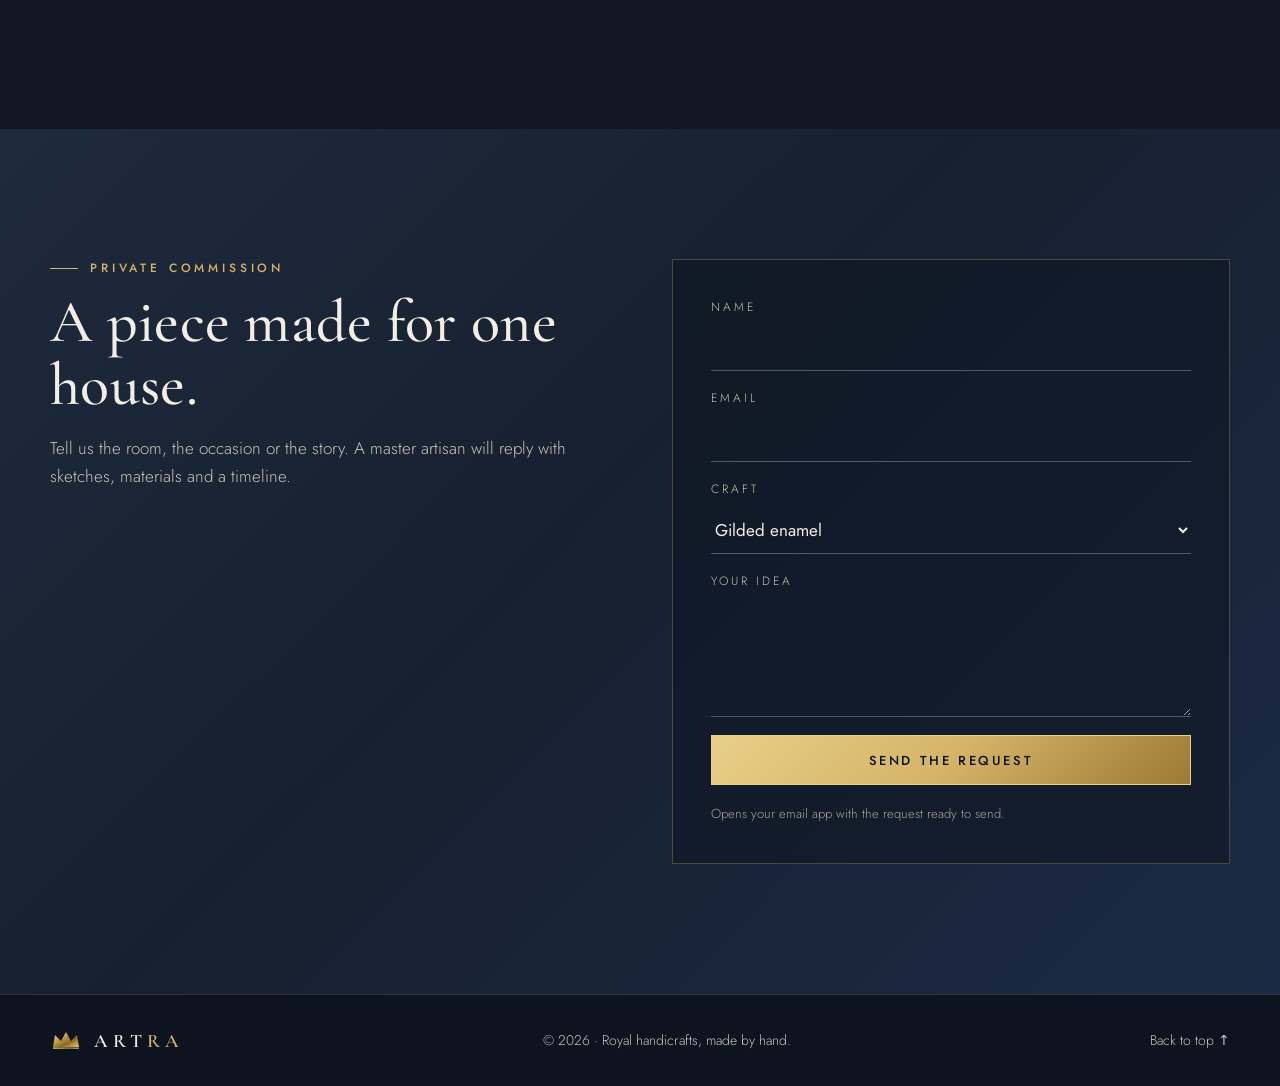
<file: royal/index.html>
<!doctype html>
<html lang="en">
<head>
  <meta charset="utf-8">
  <meta name="viewport" content="width=device-width, initial-scale=1">
  <title>ARTRA — Royal handicrafts</title>
  <meta name="description" content="ARTRA: royal art pieces made by hand — gilded enamel, inlaid khatam, engraved brass, filigree, mirror mosaic and silk.">
  <meta name="theme-color" content="#111824">
  <link rel="icon" href="data:image/svg+xml,%3Csvg xmlns='http://www.w3.org/2000/svg' viewBox='0 0 64 64'%3E%3Crect width='64' height='64' rx='14' fill='%23111824'/%3E%3Cpath d='M12 44 L16 22 L26 32 L32 16 L38 32 L48 22 L52 44 Z' fill='%23c9a24a'/%3E%3C/svg%3E">
  <link rel="preconnect" href="https://fonts.googleapis.com">
  <link rel="preconnect" href="https://fonts.gstatic.com" crossorigin>
  <link href="https://fonts.googleapis.com/css2?family=Cormorant+Garamond:ital,wght@0,400;0,500;0,600;1,400&family=Jost:wght@300;400;500&display=swap" rel="stylesheet">
  <link rel="stylesheet" href="/royal/royal.css?v=8">
  <script>document.documentElement.className += " js";</script>
</head>
<body>


<canvas id="dust" aria-hidden="true"></canvas>

<header class="top" id="top">
  <div class="wrap top-in">
    <a href="#top" class="mark" aria-label="ARTRA home">
      <svg viewBox="0 0 64 40" aria-hidden="true"><path d="M6 34 L10 10 L22 22 L32 4 L42 22 L54 10 L58 34 Z" fill="url(#gGold)"/><rect x="6" y="35" width="52" height="3" fill="url(#gGold)"/></svg>
      <span>ART<em>RA</em></span>
    </a>
    <nav class="nav" id="nav">
      <a href="#collection">Collection</a>
      <a href="#showcase">Showcase</a>
      <a href="#craft">The craft</a>
      <a href="#commission" class="nav-cta">Commission</a>
    </nav>
    <button class="burger" id="burger" aria-label="Menu" aria-expanded="false" aria-controls="nav"><span></span><span></span></button>
  </div>
</header>

<main>

<!-- Hero -->
<section class="hero">
  <div class="wrap hero-in">
    <div class="hero-copy">
      <p class="eyebrow reveal">Royal handicrafts · Made by hand</p>
      <h1 class="reveal"><span class="gold-text">Heirlooms</span> fit for a palace.</h1>
      <p class="lede reveal">Each piece is drawn, cut, gilded and finished by a master artisan over weeks or months — enamel, inlay, filigree and silk, in editions no larger than a single hand can make.</p>
      <div class="hero-actions reveal">
        <a class="btn btn-gold" href="#collection">View the collection</a>
        <a class="btn btn-ghost" href="#commission">Commission a piece</a>
      </div>
    </div>

    <div class="medallion" aria-hidden="true">
      <svg viewBox="-200 -200 400 400">
        <circle r="190" fill="url(#gGlow)" opacity=".18"/>
        <g class="m-ring m-ring-1" id="ringDots"></g>
        <circle r="168" fill="none" stroke="url(#gGold)" stroke-width="1"/>
        <g class="m-ring m-ring-2" id="ringPetals"></g>
        <circle r="118" fill="none" stroke="url(#gGold)" stroke-width="1.2" stroke-dasharray="2 6"/>
        <g class="m-ring m-ring-3" id="ringArcs"></g>
        <path class="m-star draw" pathLength="1" d="M0 -92 L26 -26 L92 0 L26 26 L0 92 L-26 26 L-92 0 L-26 -26 Z M-65 -65 L0 -36 L65 -65 L36 0 L65 65 L0 36 L-65 65 L-36 0 Z" fill="none" stroke="url(#gGold)" stroke-width="2"/>
        <circle class="m-core" r="22" fill="url(#gGold)"/>
        <circle r="12" fill="#0b0a09"/>
        <circle r="5" fill="url(#gGold)"/>
      </svg>
    </div>
  </div>
  <a href="#collection" class="scroll-cue" aria-label="Scroll to the collection"><span></span></a>
</section>

<div class="marquee" aria-hidden="true">
  <div class="marquee-track">
    <span>Gilded enamel</span><i>✦</i><span>Khatam inlay</span><i>✦</i><span>Engraved brass</span><i>✦</i><span>Silver filigree</span><i>✦</i><span>Mirror mosaic</span><i>✦</i><span>Hand-knotted silk</span><i>✦</i>
    <span>Gilded enamel</span><i>✦</i><span>Khatam inlay</span><i>✦</i><span>Engraved brass</span><i>✦</i><span>Silver filigree</span><i>✦</i><span>Mirror mosaic</span><i>✦</i><span>Hand-knotted silk</span><i>✦</i>
  </div>
</div>

<!-- Collection -->
<section class="section" id="collection">
  <div class="wrap">
    <div class="section-head reveal">
      <p class="eyebrow">The collection</p>
      <h2>One piece at a time.</h2>
      <p class="muted">Select a piece to open its page: its story, the craft up close, and full specifications.</p>
    </div>

    <div class="grid" id="grid">

      <a class="piece reveal" data-piece="vase" href="/royal/piece?p=vase">
        <div class="piece-art">
          <div class="art-slot" data-art="vase"></div>
        </div>
        <div class="piece-info">
          <span class="piece-craft">Gilded enamel</span>
          <h3>The Sovereign Vase</h3>
          <span class="piece-meta">Copper, enamel, 24k gold leaf</span>
        </div>
      </a>

      <a class="piece reveal" data-piece="box" href="/royal/piece?p=box">
        <div class="piece-art">
          <div class="art-slot" data-art="box"></div>
        </div>
        <div class="piece-info">
          <span class="piece-craft">Khatam inlay</span>
          <h3>The Treasury Casket</h3>
          <span class="piece-meta">Walnut, camel bone, brass — 400 pieces per cm²</span>
        </div>
      </a>

      <a class="piece reveal" data-piece="tray" href="/royal/piece?p=tray">
        <div class="piece-art">
          <div class="art-slot" data-art="tray"></div>
        </div>
        <div class="piece-info">
          <span class="piece-craft">Engraved brass</span>
          <h3>The Court Tray</h3>
          <span class="piece-meta">Hand-chased brass, 52 cm</span>
        </div>
      </a>

      <a class="piece reveal" data-piece="lantern" href="/royal/piece?p=lantern">
        <div class="piece-art">
          <div class="art-slot" data-art="lantern"></div>
        </div>
        <div class="piece-info">
          <span class="piece-craft">Silver filigree</span>
          <h3>The Vigil Lantern</h3>
          <span class="piece-meta">Gilded silver wire, hand-twisted</span>
        </div>
      </a>

      <a class="piece reveal" data-piece="mirror" href="/royal/piece?p=mirror">
        <div class="piece-art">
          <div class="art-slot" data-art="mirror"></div>
        </div>
        <div class="piece-info">
          <span class="piece-craft">Mirror mosaic</span>
          <h3>The Hall of Light</h3>
          <span class="piece-meta">Hand-cut mirror on gilded plaster</span>
        </div>
      </a>

      <a class="piece reveal" data-piece="carpet" href="/royal/piece?p=carpet">
        <div class="piece-art">
          <div class="art-slot" data-art="carpet"></div>
        </div>
        <div class="piece-info">
          <span class="piece-craft">Hand-knotted silk</span>
          <h3>The Throne Rug</h3>
          <span class="piece-meta">Silk on silk, 1.2 million knots</span>
        </div>
      </a>

    </div>
  </div>
</section>

<!-- Showcase -->
<section class="section showcase" id="showcase">
  <div class="wrap showcase-in">
    <div class="stage reveal" id="stage" aria-live="polite">
      <div class="stage-plinth"></div>
      <div class="stage-art" id="stageArt"></div>
      <div class="stage-ring"></div>
    </div>
    <div class="stage-copy reveal">
      <p class="eyebrow" id="sCraft">Gilded enamel</p>
      <h2 id="sName">The Sovereign Vase</h2>
      <p class="muted" id="sStory"></p>
      <dl class="specs" id="sSpecs"></dl>
      <div class="stage-nav">
        <button class="round" id="prev" aria-label="Previous piece">‹</button>
        <span class="stage-count" id="sCount">01 / 06</span>
        <button class="round" id="next" aria-label="Next piece">›</button>
        <a class="btn btn-ghost" id="sMore" href="/royal/piece?p=vase">Full details</a>
        <a class="btn btn-gold" href="#commission" id="sAsk">Enquire</a>
      </div>
    </div>
  </div>
</section>

<!-- Craft -->
<section class="section" id="craft">
  <div class="wrap">
    <div class="section-head reveal">
      <p class="eyebrow">The craft</p>
      <h2>From first line to final polish.</h2>
    </div>
    <ol class="steps">
      <li class="step reveal">
        <svg viewBox="0 0 64 64" aria-hidden="true"><g class="draw-on" fill="none" stroke="url(#gGold)" stroke-width="2" stroke-linecap="round"><circle cx="32" cy="12" r="5" pathLength="1"/><path d="M29 16 L14 54 M35 16 L50 54 M20 40 Q32 46 44 40" pathLength="1"/></g></svg>
        <span class="step-n">I</span>
        <h3>Design</h3>
        <p>Every motif is drawn by hand with compass and pen, proportioned to the old geometric canons.</p>
      </li>
      <li class="step reveal">
        <svg viewBox="0 0 64 64" aria-hidden="true"><g class="draw-on" fill="none" stroke="url(#gGold)" stroke-width="2" stroke-linecap="round"><path d="M10 54 L40 24 M36 20 L44 28 L54 18 L46 10 Z" pathLength="1"/><path d="M14 46 l4 4" pathLength="1"/></g></svg>
        <span class="step-n">II</span>
        <h3>Shape</h3>
        <p>Metal is raised and chased, wood cut into slivers finer than a match, silk dyed with plants and roots.</p>
      </li>
      <li class="step reveal">
        <svg viewBox="0 0 64 64" aria-hidden="true"><g class="draw-on" fill="none" stroke="url(#gGold)" stroke-width="2" stroke-linecap="round"><path d="M32 6 C46 20 50 34 32 58 C14 34 18 20 32 6 Z" pathLength="1"/><path d="M32 18 V50" pathLength="1"/></g></svg>
        <span class="step-n">III</span>
        <h3>Gild</h3>
        <p>Leaves of 24-carat gold are laid on with a squirrel-hair brush and burnished with agate.</p>
      </li>
      <li class="step reveal">
        <svg viewBox="0 0 64 64" aria-hidden="true"><g class="draw-on" fill="none" stroke="url(#gGold)" stroke-width="2" stroke-linecap="round"><circle cx="32" cy="28" r="18" pathLength="1"/><path d="M32 16 L35 25 L44 28 L35 31 L32 40 L29 31 L20 28 L29 25 Z M24 44 L20 58 L32 52 L44 58 L40 44" pathLength="1"/></g></svg>
        <span class="step-n">IV</span>
        <h3>Seal</h3>
        <p>The master signs and numbers each piece, and it leaves with a certificate of its making.</p>
      </li>
    </ol>

    <div class="stats reveal">
      <div><strong data-count="38">0</strong><span>master artisans</span></div>
      <div><strong data-count="6">0</strong><span>living crafts</span></div>
      <div><strong data-count="1200">0</strong><span>hours, our longest piece</span></div>
      <div><strong data-count="12">0</strong><span>pieces per edition, at most</span></div>
    </div>
  </div>
</section>

<!-- Commission -->
<section class="section commission" id="commission">
  <div class="wrap commission-in">
    <div class="reveal">
      <p class="eyebrow">Private commission</p>
      <h2>A piece made for one house.</h2>
      <p class="muted">Tell us the room, the occasion or the story. A master artisan will reply with sketches, materials and a timeline.</p>
    </div>
    <form class="form reveal" id="form">
      <label>Name<input name="name" required autocomplete="name"></label>
      <label>Email<input name="email" type="email" required autocomplete="email"></label>
      <label>Craft
        <select name="craft">
          <option>Gilded enamel</option><option>Khatam inlay</option><option>Engraved brass</option>
          <option>Silver filigree</option><option>Mirror mosaic</option><option>Hand-knotted silk</option><option>Not sure yet</option>
        </select>
      </label>
      <label>Your idea<textarea name="idea" rows="4" required></textarea></label>
      <button class="btn btn-gold" type="submit">Send the request</button>
      <p class="form-note" id="formNote">Opens your email app with the request ready to send.</p>
    </form>
  </div>
</section>

</main>

<footer class="foot">
  <div class="wrap foot-in">
    <span class="mark mark-sm"><svg viewBox="0 0 64 40" aria-hidden="true"><path d="M6 34 L10 10 L22 22 L32 4 L42 22 L54 10 L58 34 Z" fill="url(#gGold)"/><rect x="6" y="35" width="52" height="3" fill="url(#gGold)"/></svg><span>ART<em>RA</em></span></span>
    <span class="muted">© <span id="year">2026</span> · Royal handicrafts, made by hand.</span>
    <a href="#top" class="muted">Back to top ↑</a>
  </div>
</footer>

<script src="/royal/products.js?v=4"></script>
<script src="/royal/art.js?v=2"></script>
<script src="/royal/royal.js?v=5"></script>
</body>
</html>
</file>
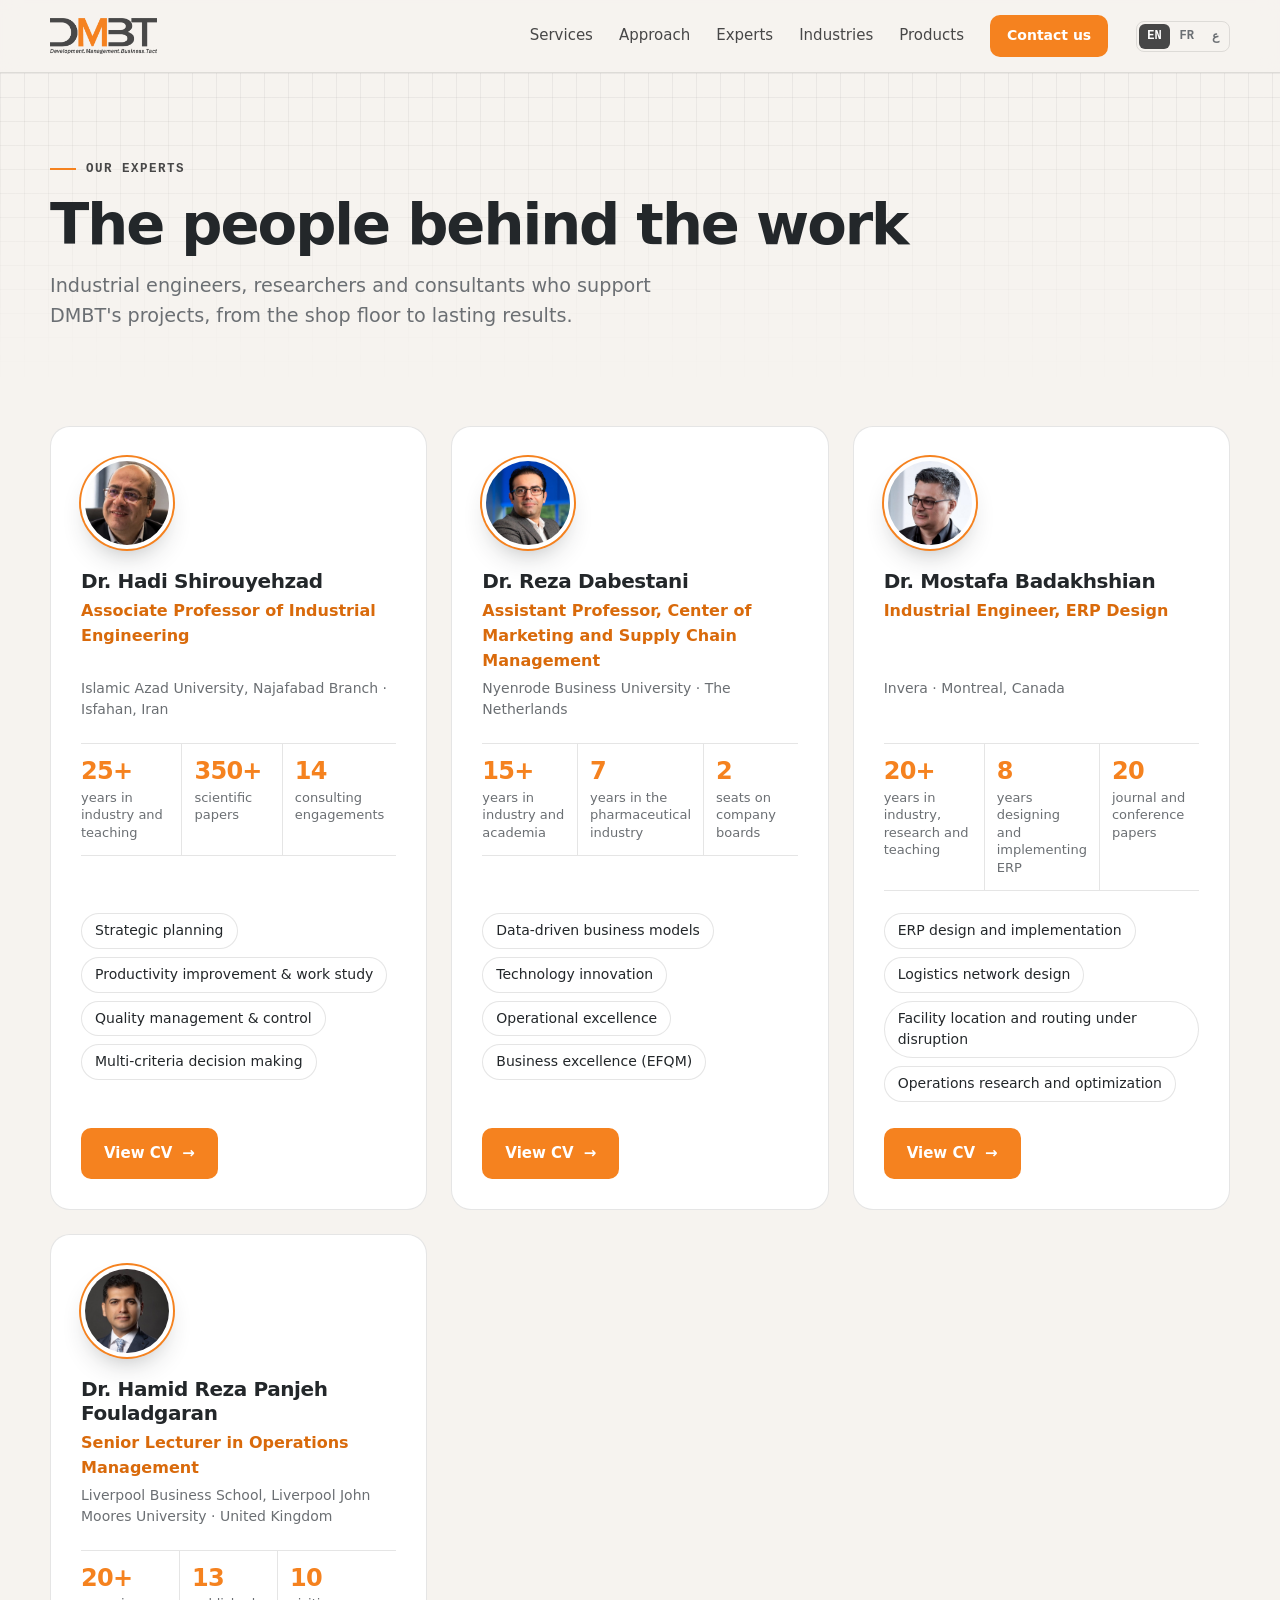
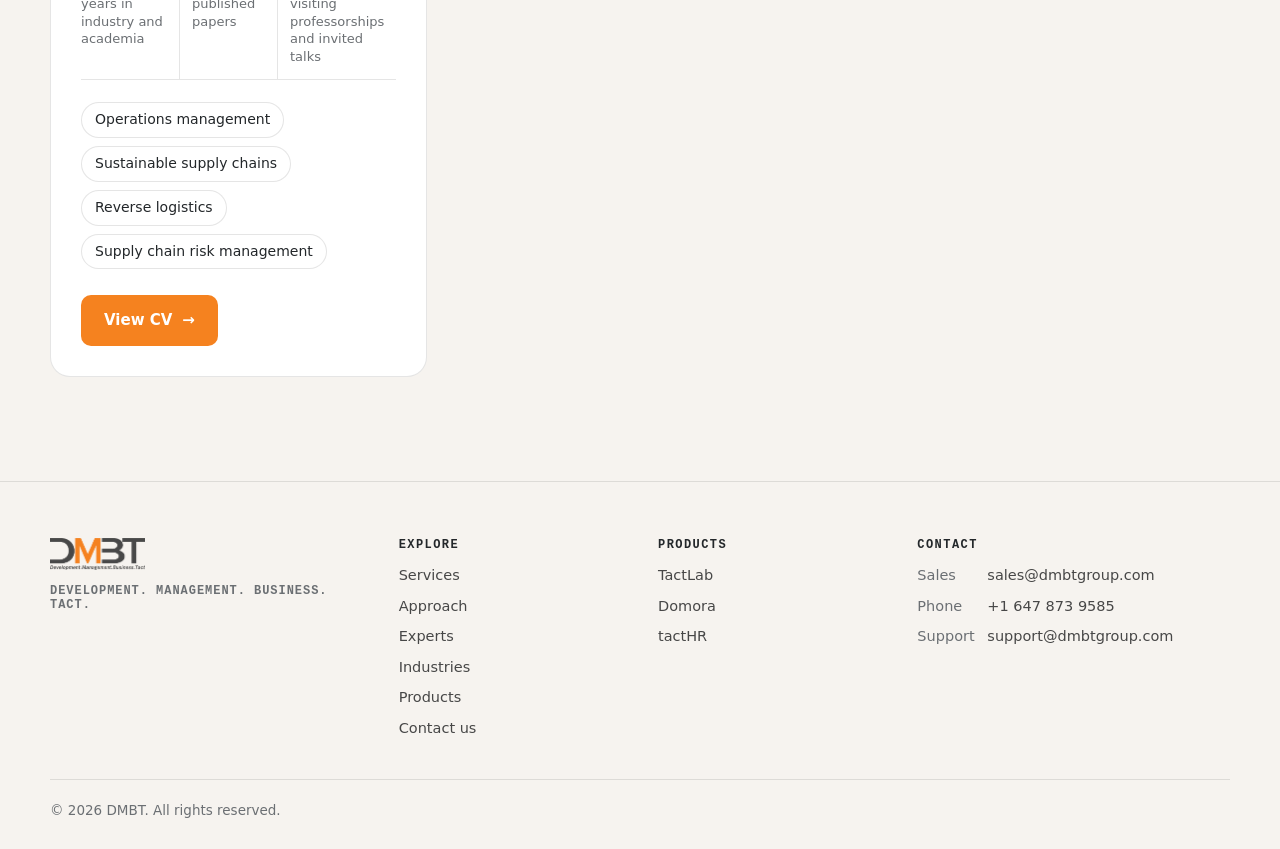
<file: experts.html>
<!doctype html>
<html lang="en" dir="ltr" class="subpage" data-title="meta.experts">
<head>
  <meta charset="utf-8">
  <meta name="viewport" content="width=device-width, initial-scale=1">
  <title>Our experts — DMBT</title>
  <meta name="description" content="Meet DMBT's experts: industrial engineers, researchers and consultants, with their full CVs.">
  <link rel="icon" href="/assets/dmbt-icon.png">
  <link rel="apple-touch-icon" href="/assets/dmbt-icon.png">
  <meta name="theme-color" content="#f6f3ef">
  <meta property="og:type" content="website">
  <meta property="og:site_name" content="DMBT">
  <meta property="og:title" content="Our experts — DMBT">
  <meta property="og:description" content="Industrial engineers, researchers and consultants behind DMBT's work.">
  <meta property="og:url" content="https://dmbtgroup.com/experts">
  <meta property="og:image" content="https://dmbtgroup.com/assets/og-dmbt.jpg">
  <meta property="og:image:width" content="1200">
  <meta property="og:image:height" content="630">
  <meta property="og:image:alt" content="DMBT logo">
  <meta name="twitter:card" content="summary_large_image">
  <meta name="twitter:title" content="Our experts — DMBT">
  <meta name="twitter:image" content="https://dmbtgroup.com/assets/og-dmbt.jpg">
  <link rel="canonical" href="https://dmbtgroup.com/experts">
  <link rel="stylesheet" href="/assets/site.css?v=16">
  <script>
    // Runs before the page paints: picks the language and its direction.
    (function () {
      var d = document.documentElement, lang = "en";
      d.className += " js";
      var m = document.cookie.match(/(?:^|; )lang=(en|fr|ar)/);
      if (m) lang = m[1];
      else {
        var prefs = navigator.languages || [navigator.language || "en"];
        for (var i = 0; i < prefs.length; i++) {
          var c = String(prefs[i]).slice(0, 2).toLowerCase();
          if (c === "en" || c === "fr" || c === "ar") { lang = c; break; }
        }
      }
      d.lang = lang;
      d.dir = lang === "ar" ? "rtl" : "ltr";
    })();
  </script>
</head>
<body>

<header class="site-header" id="top">
  <div class="wrap header-in">
    <a href="/" class="brand" aria-label="DMBT home"><img id="brandLogo" src="/assets/dmbt-logo-transparent.png" alt="DMBT" width="1523" height="513"></a>
    <nav class="nav" id="nav">
      <a href="/#services" data-i18n="nav.services">Services</a>
      <a href="/#approach" data-i18n="nav.approach">Approach</a>
      <a href="/experts" aria-current="page" data-i18n="nav.experts">Experts</a>
      <a href="/#industries" data-i18n="nav.industries">Industries</a>
      <a href="/#products" data-i18n="nav.products">Products</a>
      <a href="/#contact" class="btn btn-primary btn-sm" data-i18n="nav.contact">Contact us</a>
    </nav>
    <div class="lang" role="group" aria-label="Language">
      <button type="button" data-lang="en" aria-pressed="true">EN</button><button type="button" data-lang="fr" aria-pressed="false" lang="fr">FR</button><button type="button" data-lang="ar" aria-pressed="false" lang="ar" aria-label="العربية">ع</button>
    </div>
    <button class="menu-toggle" id="menuToggle" type="button" aria-label="Menu" aria-expanded="false" aria-controls="nav"><span></span><span></span><span></span></button>
  </div>
</header>

<main>
  <section class="page-hero">
    <div class="wrap">
      <span class="eyebrow reveal" data-i18n="experts.kicker">Our experts</span>
      <h1 data-i18n="experts.title">The people behind the work</h1>
      <p class="lead" data-i18n="experts.lead">Industrial engineers, researchers and consultants who support DMBT's projects, from the shop floor to lasting results.</p>
    </div>
  </section>

  <section class="section experts-list">
    <div class="wrap">
      <!-- One card per expert; "View CV" opens the overlay with the same id (#hadi-shirouyehzad). -->
      <div class="expert-cards">
        <article class="expert-card inview">
          <div class="expert-card-top">
            <img class="avatar" src="/assets/experts/hadi-shirouyehzad.jpg?v=2" alt="Dr. Hadi Shirouyehzad" width="460" height="460" data-i18n-alt="e1.name">
            <div>
              <h2 class="expert-name" data-i18n="e1.name">Dr. Hadi Shirouyehzad</h2>
              <p class="expert-role" data-i18n="e1.role">Associate Professor of Industrial Engineering</p>
              <p class="expert-org" data-i18n="e1.org">Islamic Azad University, Najafabad Branch · Isfahan, Iran</p>
            </div>
          </div>
          <dl class="facts facts-sm">
            <div><dt dir="ltr">25+</dt><dd data-i18n="e1.f1">years in industry and teaching</dd></div>
            <div><dt dir="ltr">350+</dt><dd data-i18n="e1.f2">scientific papers</dd></div>
            <div><dt dir="ltr">14</dt><dd data-i18n="e1.f4">consulting engagements</dd></div>
          </dl>
          <ul class="chips">
            <li data-i18n="e1.x1">Strategic planning</li>
            <li data-i18n="e1.x2">Productivity improvement &amp; work study</li>
            <li data-i18n="e1.x4">Quality management &amp; control</li>
            <li data-i18n="e1.x6">Multi-criteria decision making</li>
          </ul>
          <a class="btn btn-primary" href="#hadi-shirouyehzad" data-sheet="hadi-shirouyehzad"><span data-i18n="e.cv">View CV</span> <span class="arrow">→</span></a>
        </article>
        <article class="expert-card inview">
          <div class="expert-card-top">
            <img class="avatar" src="/assets/experts/reza-dabestani.jpg" alt="Dr. Reza Dabestani" width="460" height="460" data-i18n-alt="e2.name">
            <div>
              <h2 class="expert-name" data-i18n="e2.name">Dr. Reza Dabestani</h2>
              <p class="expert-role" data-i18n="e2.role">Assistant Professor, Center of Marketing and Supply Chain Management</p>
              <p class="expert-org" data-i18n="e2.org">Nyenrode Business University · The Netherlands</p>
            </div>
          </div>
          <dl class="facts facts-sm">
            <div><dt dir="ltr">15+</dt><dd data-i18n="e2.f1">years in industry and academia</dd></div>
            <div><dt dir="ltr">7</dt><dd data-i18n="e2.f2">years in the pharmaceutical industry</dd></div>
            <div><dt dir="ltr">2</dt><dd data-i18n="e2.f3">seats on company boards</dd></div>
          </dl>
          <ul class="chips">
            <li data-i18n="e2.x1">Data-driven business models</li>
            <li data-i18n="e2.x2">Technology innovation</li>
            <li data-i18n="e2.x3">Operational excellence</li>
            <li data-i18n="e2.x5">Business excellence (EFQM)</li>
          </ul>
          <a class="btn btn-primary" href="#reza-dabestani" data-sheet="reza-dabestani"><span data-i18n="e.cv">View CV</span> <span class="arrow">→</span></a>
        </article>
        <article class="expert-card inview">
          <div class="expert-card-top">
            <img class="avatar" src="/assets/experts/mostafa-badakhshian.jpg" alt="Dr. Mostafa Badakhshian" width="460" height="460" data-i18n-alt="e3.name">
            <div>
              <h2 class="expert-name" data-i18n="e3.name">Dr. Mostafa Badakhshian</h2>
              <p class="expert-role" data-i18n="e3.role">Industrial Engineer, ERP Design</p>
              <p class="expert-org" data-i18n="e3.org">Invera · Montreal, Canada</p>
            </div>
          </div>
          <dl class="facts facts-sm">
            <div><dt dir="ltr">20+</dt><dd data-i18n="e3.f1">years in industry, research and teaching</dd></div>
            <div><dt dir="ltr">8</dt><dd data-i18n="e3.f2">years designing and implementing ERP</dd></div>
            <div><dt dir="ltr">20</dt><dd data-i18n="e3.f5">journal and conference papers</dd></div>
          </dl>
          <ul class="chips">
            <li data-i18n="e3.x1">ERP design and implementation</li>
            <li data-i18n="e3.x3">Logistics network design</li>
            <li data-i18n="e3.x4">Facility location and routing under disruption</li>
            <li data-i18n="e3.x6">Operations research and optimization</li>
          </ul>
          <a class="btn btn-primary" href="#mostafa-badakhshian" data-sheet="mostafa-badakhshian"><span data-i18n="e.cv">View CV</span> <span class="arrow">→</span></a>
        </article>
        <article class="expert-card inview">
          <div class="expert-card-top">
            <img class="avatar" src="/assets/experts/hamid-fouladgaran.jpg" alt="Dr. Hamid Reza Panjeh Fouladgaran" width="460" height="460" data-i18n-alt="e4.name">
            <div>
              <h2 class="expert-name" data-i18n="e4.name">Dr. Hamid Reza Panjeh Fouladgaran</h2>
              <p class="expert-role" data-i18n="e4.role">Senior Lecturer in Operations Management</p>
              <p class="expert-org" data-i18n="e4.org">Liverpool Business School, Liverpool John Moores University · United Kingdom</p>
            </div>
          </div>
          <dl class="facts facts-sm">
            <div><dt dir="ltr">20+</dt><dd data-i18n="e4.f1">years in industry and academia</dd></div>
            <div><dt dir="ltr">13</dt><dd data-i18n="e4.f2">published papers</dd></div>
            <div><dt dir="ltr">10</dt><dd data-i18n="e4.f3">visiting professorships and invited talks</dd></div>
          </dl>
          <ul class="chips">
            <li data-i18n="e4.x1">Operations management</li>
            <li data-i18n="e4.x3">Sustainable supply chains</li>
            <li data-i18n="e4.x4">Reverse logistics</li>
            <li data-i18n="e4.x6">Supply chain risk management</li>
          </ul>
          <a class="btn btn-primary" href="#hamid-fouladgaran" data-sheet="hamid-fouladgaran"><span data-i18n="e.cv">View CV</span> <span class="arrow">→</span></a>
        </article>
      </div>
    </div>
  </section>
</main>

<footer class="site-footer">
  <div class="wrap footer-grid">
    <div class="footer-brand">
      <img src="/assets/dmbt-logo-transparent.png" alt="DMBT" width="1523" height="513">
      <span class="footer-tag" data-i18n="footer.tag">Development. Management. Business. Tact.</span>
    </div>
    <nav aria-label="Explore">
      <h4 data-i18n="footer.explore">Explore</h4>
      <ul>
        <li><a href="/#services" data-i18n="nav.services">Services</a></li>
        <li><a href="/#approach" data-i18n="nav.approach">Approach</a></li>
        <li><a href="/experts" data-i18n="nav.experts">Experts</a></li>
        <li><a href="/#industries" data-i18n="nav.industries">Industries</a></li>
        <li><a href="/#products" data-i18n="nav.products">Products</a></li>
        <li><a href="/#contact" data-i18n="nav.contact">Contact us</a></li>
      </ul>
    </nav>
    <nav aria-label="Products">
      <h4 data-i18n="nav.products">Products</h4>
      <ul>
        <li><a href="https://tactime.dmbtgroup.com" target="_blank" rel="noopener">TactLab</a></li>
        <li><a href="https://condo.dmbtgroup.com" target="_blank" rel="noopener">Domora</a></li>
        <li><a href="https://tacthr.dmbtgroup.com" target="_blank" rel="noopener">tactHR</a></li>
      </ul>
    </nav>
    <div>
      <h4 data-i18n="footer.contact">Contact</h4>
      <ul class="footer-contact">
        <li><span data-i18n="contact.sales">Sales</span> <a href="mailto:sales@dmbtgroup.com">sales@dmbtgroup.com</a></li>
        <li><span data-i18n="contact.phone">Phone</span> <a href="tel:+16478739585" dir="ltr">+1 647 873 9585</a></li>
        <li><span data-i18n="footer.support">Support</span> <a href="mailto:support@dmbtgroup.com">support@dmbtgroup.com</a></li>
      </ul>
    </div>
  </div>
  <div class="wrap footer-bottom">© <span id="year">2026</span> DMBT. <span data-i18n="footer.rights">All rights reserved.</span></div>
</footer>

<!-- Expert overlays: full profile and CV, opened from the cards above. -->
<div class="sheet" id="hadi-shirouyehzad" role="dialog" aria-modal="true" aria-labelledby="hadi-shirouyehzad-name">
  <div class="sheet-bar">
    <div class="wrap sheet-bar-in">
      <a class="sheet-back" href="#"><span class="arrow" aria-hidden="true">←</span> <span data-i18n="e.back">Back to experts</span></a>
      <img src="/assets/dmbt-logo-transparent.png" alt="" aria-hidden="true" width="1523" height="513">
    </div>
  </div>
  <div class="wrap sheet-body">
        <article class="expert">
          <div class="expert-side">
            <img class="avatar" src="/assets/experts/hadi-shirouyehzad.jpg?v=2" alt="Dr. Hadi Shirouyehzad" width="460" height="460" data-i18n-alt="e1.name">
            <h2 class="expert-name" id="hadi-shirouyehzad-name" data-i18n="e1.name">Dr. Hadi Shirouyehzad</h2>
            <p class="expert-role" data-i18n="e1.role">Associate Professor of Industrial Engineering</p>
            <p class="expert-org" data-i18n="e1.org">Islamic Azad University, Najafabad Branch · Isfahan, Iran</p>
          </div>
          <div class="expert-main">
            <p class="expert-bio" data-i18n="e1.bio">A faculty member in industrial engineering since 2001 and head of the department's graduate program, he has also held management roles in industry, in planning and technology, industrial engineering and productivity improvement. He advises companies on strategic planning, organizational structure, process management and productivity, and was Editor-in-Chief of the International Journal of Applied Research on Industrial Engineering (2014–2019).</p>
            <dl class="facts">
              <div><dt dir="ltr">25+</dt><dd data-i18n="e1.f1">years in industry and teaching</dd></div>
              <div><dt dir="ltr">350+</dt><dd data-i18n="e1.f2">scientific papers</dd></div>
              <div><dt dir="ltr">4</dt><dd data-i18n="e1.f3">books written or translated</dd></div>
              <div><dt dir="ltr">14</dt><dd data-i18n="e1.f4">consulting engagements</dd></div>
            </dl>
            <h4 data-i18n="e.expertise">Areas of expertise</h4>
            <ul class="chips">
              <li data-i18n="e1.x1">Strategic planning</li>
              <li data-i18n="e1.x2">Productivity improvement &amp; work study</li>
              <li data-i18n="e1.x3">Production planning &amp; operations management</li>
              <li data-i18n="e1.x4">Quality management &amp; control</li>
              <li data-i18n="e1.x5">Warehouse management &amp; inventory control</li>
              <li data-i18n="e1.x6">Multi-criteria decision making</li>
              <li data-i18n="e1.x7">Data envelopment analysis</li>
              <li data-i18n="e1.x8">Operations research</li>
              <li data-i18n="e1.x9">Facility planning</li>
              <li data-i18n="e1.x10">Organizational structure &amp; excellence</li>
              <li data-i18n="e1.x11">Performance evaluation</li>
              <li data-i18n="e1.x12">Project management &amp; control</li>
            </ul>
            <h4 data-i18n="e.education">Education</h4>
            <ul class="edu">
              <li><strong data-i18n="e1.d1">PhD, Industrial Engineering</strong><span class="yr" dir="ltr">2007–2011</span><span data-i18n="e1.d1u">Islamic Azad University, Science and Research Branch, Tehran</span></li>
              <li><strong data-i18n="e1.d2">MSc, Industrial Engineering</strong><span class="yr" dir="ltr">1998–2001</span><span data-i18n="e1.d2u">Islamic Azad University, Najafabad Branch</span></li>
              <li><strong data-i18n="e1.d3">BSc, Industrial Engineering (Industrial Production)</strong><span class="yr" dir="ltr">1994–1998</span><span data-i18n="e1.d3u">Islamic Azad University, Najafabad Branch</span></li>
            </ul>
          </div>
          <!-- The full CV, filled from assets/cv.js when the overlay opens. -->
          <div class="cv" data-cv="e1"></div>
        </article>
  </div>
</div>

<div class="sheet" id="reza-dabestani" role="dialog" aria-modal="true" aria-labelledby="reza-dabestani-name">
  <div class="sheet-bar">
    <div class="wrap sheet-bar-in">
      <a class="sheet-back" href="#"><span class="arrow" aria-hidden="true">←</span> <span data-i18n="e.back">Back to experts</span></a>
      <img src="/assets/dmbt-logo-transparent.png" alt="" aria-hidden="true" width="1523" height="513">
    </div>
  </div>
  <div class="wrap sheet-body">
    <article class="expert">
      <div class="expert-side">
        <img class="avatar" src="/assets/experts/reza-dabestani.jpg" alt="Dr. Reza Dabestani" width="460" height="460" data-i18n-alt="e2.name">
        <h2 class="expert-name" id="reza-dabestani-name" data-i18n="e2.name">Dr. Reza Dabestani</h2>
        <p class="expert-role" data-i18n="e2.role">Assistant Professor, Center of Marketing and Supply Chain Management</p>
        <p class="expert-org" data-i18n="e2.org">Nyenrode Business University · The Netherlands</p>
        <a class="btn btn-ghost btn-sm" href="https://www.nyenrode.nl/en/faculty-research/persons/p/reza-dabestani" target="_blank" rel="noopener"><span data-i18n="e2.link">Nyenrode faculty profile</span> <span class="arrow">→</span></a>
      </div>
      <div class="expert-main">
        <p class="expert-bio" data-i18n="e2.bio">An Assistant Professor at Nyenrode Business University, he researches data-driven business models, technology innovation and operational excellence, and teaches information systems and emerging technologies. Before that he spent seven years in the pharmaceutical industry: as industrial engineering and productivity manager at Tolidaru Pharmaceutical and as senior project development and investment expert at Alborz Investment Group, where he led business excellence (EFQM) programmes and sat on the boards of two pharmaceutical companies.</p>
        <dl class="facts">
          <div><dt dir="ltr">15+</dt><dd data-i18n="e2.f1">years in industry and academia</dd></div>
          <div><dt dir="ltr">7</dt><dd data-i18n="e2.f2">years in the pharmaceutical industry</dd></div>
          <div><dt dir="ltr">2</dt><dd data-i18n="e2.f3">seats on company boards</dd></div>
          <div><dt dir="ltr">6</dt><dd data-i18n="e2.f4">selected international papers</dd></div>
        </dl>
        <h4 data-i18n="e.expertise">Areas of expertise</h4>
        <ul class="chips">
              <li data-i18n="e2.x1">Data-driven business models</li>
              <li data-i18n="e2.x2">Technology innovation</li>
              <li data-i18n="e2.x3">Operational excellence</li>
              <li data-i18n="e2.x4">Lean and agile project management</li>
              <li data-i18n="e2.x5">Business excellence (EFQM)</li>
              <li data-i18n="e2.x6">Data envelopment analysis</li>
              <li data-i18n="e2.x7">Service quality</li>
              <li data-i18n="e2.x8">Multi-criteria decision making</li>
              <li data-i18n="e2.x9">Productivity and work study</li>
              <li data-i18n="e2.x10">Product portfolio optimization</li>
              <li data-i18n="e2.x11">Systems and methods analysis</li>
              <li data-i18n="e2.x12">Project control and management</li>
        </ul>
        <h4 data-i18n="e.education">Education</h4>
        <ul class="edu">
          <li><strong data-i18n="e2.d1">PhD, Production and Operations Management</strong><span class="yr" dir="ltr">2012–2017</span><span data-i18n="e2.d1u">Tarbiat Modares University, Tehran</span></li>
          <li><strong data-i18n="e2.d2">MSc, Industrial Management (Production)</strong><span class="yr" dir="ltr">2009–2011</span><span data-i18n="e2.d2u">University of Isfahan</span></li>
          <li><strong data-i18n="e2.d3">BEng, Industrial Engineering (Industrial Production)</strong><span class="yr" dir="ltr">2001–2007</span><span data-i18n="e2.d3u">Islamic Azad University, Najafabad Branch</span></li>
        </ul>
      </div>
      <!-- The full CV, filled from assets/cv.js when the overlay opens. -->
      <div class="cv" data-cv="e2"></div>
    </article>
  </div>
</div>

<div class="sheet" id="mostafa-badakhshian" role="dialog" aria-modal="true" aria-labelledby="mostafa-badakhshian-name">
  <div class="sheet-bar">
    <div class="wrap sheet-bar-in">
      <a class="sheet-back" href="#"><span class="arrow" aria-hidden="true">←</span> <span data-i18n="e.back">Back to experts</span></a>
      <img src="/assets/dmbt-logo-transparent.png" alt="" aria-hidden="true" width="1523" height="513">
    </div>
  </div>
  <div class="wrap sheet-body">
    <article class="expert">
      <div class="expert-side">
        <img class="avatar" src="/assets/experts/mostafa-badakhshian.jpg" alt="Dr. Mostafa Badakhshian" width="460" height="460" data-i18n-alt="e3.name">
        <h2 class="expert-name" id="mostafa-badakhshian-name" data-i18n="e3.name">Dr. Mostafa Badakhshian</h2>
        <p class="expert-role" data-i18n="e3.role">Industrial Engineer, ERP Design</p>
        <p class="expert-org" data-i18n="e3.org">Invera · Montreal, Canada</p>
      </div>
      <div class="expert-main">
        <p class="expert-bio" data-i18n="e3.bio">An industrial engineer with a PhD from Concordia University, he designs ERP systems at Invera in Montreal, covering production planning, job scheduling and transportation planning, after implementing ERP and MRP systems in the steel industry. His research with Defence R&amp;D Canada and MDA focused on logistics networks that keep working under disruption: reliable facility location, routing and shortest paths. Earlier he planned public transportation for the Municipality of Isfahan, consulted with DMBT, and worked in industrial engineering consulting and automotive quality assurance.</p>
        <dl class="facts">
          <div><dt dir="ltr">20+</dt><dd data-i18n="e3.f1">years in industry, research and teaching</dd></div>
          <div><dt dir="ltr">8</dt><dd data-i18n="e3.f2">years designing and implementing ERP</dd></div>
          <div><dt dir="ltr">5</dt><dd data-i18n="e3.f3">journal papers</dd></div>
          <div><dt dir="ltr">15</dt><dd data-i18n="e3.f4">conference papers</dd></div>
        </dl>
        <h4 data-i18n="e.expertise">Areas of expertise</h4>
        <ul class="chips">
          <li data-i18n="e3.x1">ERP design and implementation</li>
          <li data-i18n="e3.x2">Production planning and job scheduling</li>
          <li data-i18n="e3.x3">Logistics network design</li>
          <li data-i18n="e3.x4">Facility location and routing under disruption</li>
          <li data-i18n="e3.x5">Transportation planning</li>
          <li data-i18n="e3.x6">Operations research and optimization</li>
          <li data-i18n="e3.x7">Inventory management and MRP</li>
          <li data-i18n="e3.x8">Supply chain management</li>
          <li data-i18n="e3.x9">Quality assurance and ISO standards</li>
          <li data-i18n="e3.x10">FMEA and statistical process control</li>
          <li data-i18n="e3.x11">Genetic algorithms and fuzzy logic</li>
          <li data-i18n="e3.x12">Maintenance management systems (CMMS)</li>
        </ul>
        <h4 data-i18n="e.education">Education</h4>
        <ul class="edu">
          <li><strong data-i18n="e3.d1">PhD, Industrial Engineering</strong><span class="yr" dir="ltr">2019</span><span data-i18n="e3.d1u">Concordia University, Montreal, Canada</span></li>
          <li><strong data-i18n="e3.d2">MSc, Industrial and Systems Engineering</strong><span class="yr" dir="ltr">2009</span><span data-i18n="e3.d2u">Universiti Putra Malaysia</span></li>
          <li><strong data-i18n="e3.d3">BSc, Industrial Engineering</strong><span class="yr" dir="ltr">2004</span><span data-i18n="e3.d3u">Islamic Azad University, Najafabad Branch</span></li>
        </ul>
      </div>
      <!-- The full CV, filled from assets/cv.js when the overlay opens. -->
      <div class="cv" data-cv="e3"></div>
    </article>
  </div>
</div>

<div class="sheet" id="hamid-fouladgaran" role="dialog" aria-modal="true" aria-labelledby="hamid-fouladgaran-name">
  <div class="sheet-bar">
    <div class="wrap sheet-bar-in">
      <a class="sheet-back" href="#"><span class="arrow" aria-hidden="true">←</span> <span data-i18n="e.back">Back to experts</span></a>
      <img src="/assets/dmbt-logo-transparent.png" alt="" aria-hidden="true" width="1523" height="513">
    </div>
  </div>
  <div class="wrap sheet-body">
    <article class="expert">
      <div class="expert-side">
        <img class="avatar" src="/assets/experts/hamid-fouladgaran.jpg" alt="Dr. Hamid Reza Panjeh Fouladgaran" width="460" height="460" data-i18n-alt="e4.name">
        <h2 class="expert-name" id="hamid-fouladgaran-name" data-i18n="e4.name">Dr. Hamid Reza Panjeh Fouladgaran</h2>
        <p class="expert-role" data-i18n="e4.role">Senior Lecturer in Operations Management</p>
        <p class="expert-org" data-i18n="e4.org">Liverpool Business School, Liverpool John Moores University · United Kingdom</p>
        <div class="expert-links">
          <a class="btn btn-ghost btn-sm" href="https://scholar.google.com/citations?user=y-ftDvkAAAAJ&amp;hl=en" target="_blank" rel="noopener">Google Scholar <span class="arrow">→</span></a>
          <a class="btn btn-ghost btn-sm" href="https://orcid.org/0000-0002-2952-8007" target="_blank" rel="noopener">ORCID <span class="arrow">→</span></a>
          <a class="btn btn-ghost btn-sm" href="https://www.linkedin.com/in/hamid-fouladgaran-phd-fhea-cmbe-6084a079/" target="_blank" rel="noopener">LinkedIn <span class="arrow">→</span></a>
        </div>
      </div>
      <div class="expert-main">
        <p class="expert-bio" data-i18n="e4.bio">A Senior Lecturer in Operations Management at Liverpool Business School since 2019, he teaches and researches operations and supply chain management, sustainable and circular supply chains, reverse logistics and risk management. He has taught in the UK, Malaysia and Iran, has been a visiting professor in Germany, Spain, France and the Netherlands, and received the Liverpool Business School Teaching Excellence Award in 2024. Alongside teaching he advises businesses on operations: staff scheduling, inventory, service quality and expansion.</p>
        <dl class="facts">
          <div><dt dir="ltr">20+</dt><dd data-i18n="e4.f1">years in industry and academia</dd></div>
          <div><dt dir="ltr">13</dt><dd data-i18n="e4.f2">published papers</dd></div>
          <div><dt dir="ltr">8</dt><dd data-i18n="e4.f4">conference papers</dd></div>
          <div><dt dir="ltr">10</dt><dd data-i18n="e4.f3">visiting professorships and invited talks</dd></div>
        </dl>
        <h4 data-i18n="e.expertise">Areas of expertise</h4>
        <ul class="chips">
          <li data-i18n="e4.x1">Operations management</li>
          <li data-i18n="e4.x2">Supply chain management</li>
          <li data-i18n="e4.x3">Sustainable supply chains</li>
          <li data-i18n="e4.x4">Reverse logistics</li>
          <li data-i18n="e4.x5">Circular supply chains</li>
          <li data-i18n="e4.x6">Supply chain risk management</li>
          <li data-i18n="e4.x7">Lean production</li>
          <li data-i18n="e4.x8">Multi-criteria decision making and fuzzy logic</li>
          <li data-i18n="e4.x9">FMEA and risk assessment</li>
          <li data-i18n="e4.x10">Supply chain performance measurement</li>
          <li data-i18n="e4.x11">Service quality and customer experience</li>
          <li data-i18n="e4.x12">Curriculum design in business education</li>
        </ul>
        <h4 data-i18n="e.education">Education</h4>
        <ul class="edu">
          <li><strong data-i18n="e4.d1">PhD, Industrial Engineering</strong><span class="yr" dir="ltr">2016</span><span data-i18n="e4.d1u">Universiti Putra Malaysia</span></li>
          <li><strong data-i18n="e4.d2">MSc, Industrial and Systems Engineering</strong><span class="yr" dir="ltr">2010</span><span data-i18n="e4.d2u">Universiti Putra Malaysia</span></li>
          <li><strong data-i18n="e4.d3">Bachelor's, Industrial Engineering</strong><span class="yr" dir="ltr">2007</span><span data-i18n="e4.d3u">Islamic Azad University, Iran</span></li>
          <li><strong data-i18n="e4.d4">Postgraduate Certificate in Academic Practice</strong><span class="yr" dir="ltr">2019</span><span data-i18n="e4.d4u">Lancaster University, United Kingdom</span></li>
        </ul>
      </div>
      <!-- The full CV, filled from assets/cv.js when the overlay opens. -->
      <div class="cv" data-cv="e4"></div>
    </article>
  </div>
</div>

<script src="/assets/cv.js?v=16" defer></script>
<script src="/assets/site.js?v=16" defer></script>
</body>
</html>
</file>
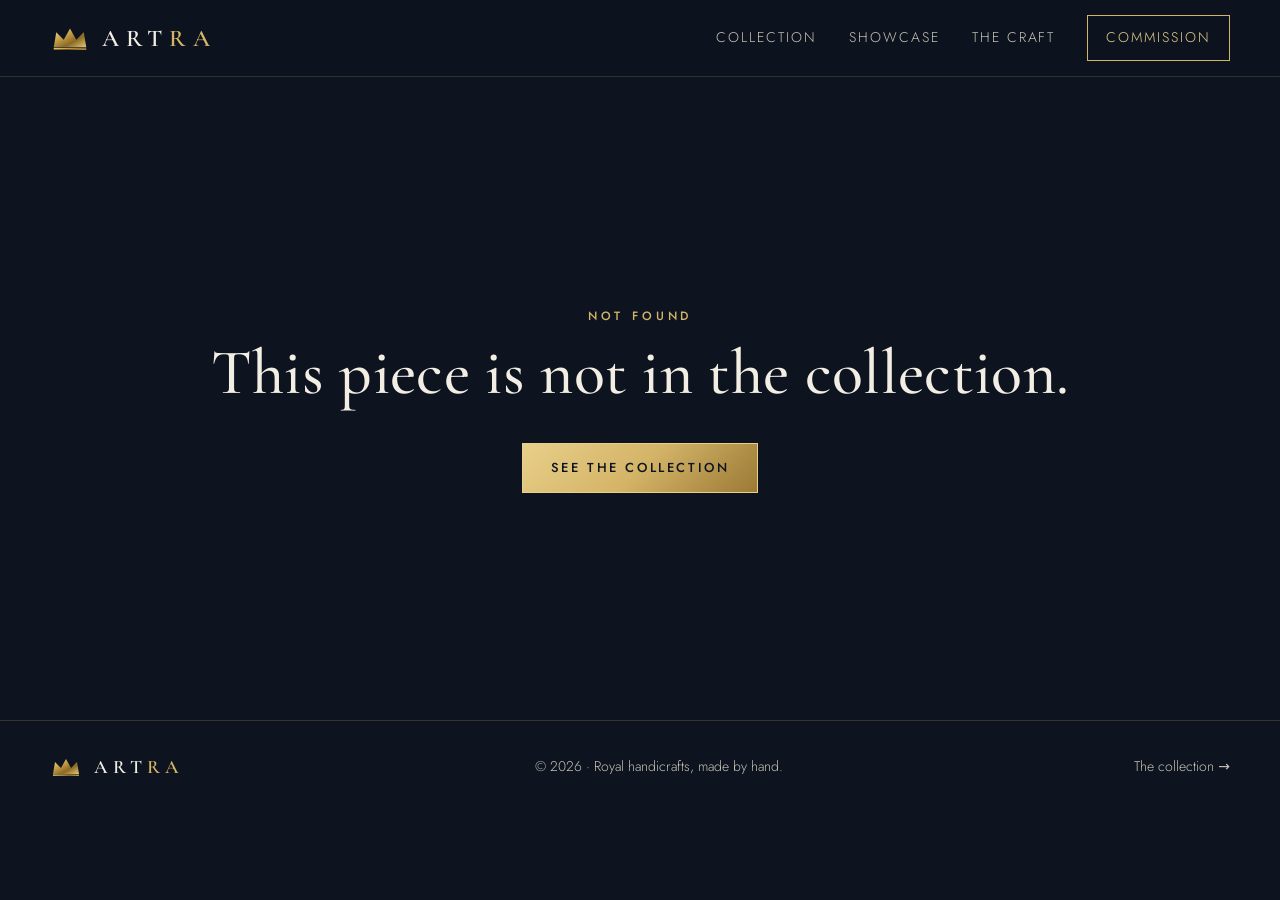
<file: royal/piece.html>
<!doctype html>
<html lang="en">
<head>
  <meta charset="utf-8">
  <meta name="viewport" content="width=device-width, initial-scale=1">
  <title>ARTRA — Royal handicrafts</title>
  <meta name="description" content="An ARTRA royal art piece: its story, the craft up close, and full specifications.">
  <meta name="theme-color" content="#111824">
  <link rel="icon" href="data:image/svg+xml,%3Csvg xmlns='http://www.w3.org/2000/svg' viewBox='0 0 64 64'%3E%3Crect width='64' height='64' rx='14' fill='%23111824'/%3E%3Cpath d='M12 44 L16 22 L26 32 L32 16 L38 32 L48 22 L52 44 Z' fill='%23c9a24a'/%3E%3C/svg%3E">
  <link rel="preconnect" href="https://fonts.googleapis.com">
  <link rel="preconnect" href="https://fonts.gstatic.com" crossorigin>
  <link href="https://fonts.googleapis.com/css2?family=Cormorant+Garamond:ital,wght@0,400;0,500;0,600;1,400&family=Jost:wght@300;400;500&display=swap" rel="stylesheet">
  <link rel="stylesheet" href="/royal/royal.css?v=8">
  <link rel="stylesheet" href="/royal/piece.css?v=5">
  <script>document.documentElement.className += " js";</script>
</head>
<body class="piece-page">

<header class="top" id="top">
  <div class="wrap top-in">
    <a href="/royal" class="mark" aria-label="ARTRA home">
      <svg viewBox="0 0 64 40" aria-hidden="true"><path d="M6 34 L10 10 L22 22 L32 4 L42 22 L54 10 L58 34 Z" fill="url(#gGold)"/><rect x="6" y="35" width="52" height="3" fill="url(#gGold)"/></svg>
      <span>ART<em>RA</em></span>
    </a>
    <nav class="nav" id="nav">
      <a href="/royal#collection">Collection</a>
      <a href="/royal#showcase">Showcase</a>
      <a href="/royal#craft">The craft</a>
      <a href="/royal#commission" class="nav-cta">Commission</a>
    </nav>
    <button class="burger" id="burger" aria-label="Menu" aria-expanded="false" aria-controls="nav"><span></span><span></span></button>
  </div>
</header>

<!-- Product bar: appears once the hero has scrolled away -->
<div class="pbar" id="pbar">
  <div class="wrap pbar-in">
    <a href="#overview" class="pbar-name" id="pbarName"></a>
    <nav class="pbar-links" id="pbarLinks">
      <a href="#overview">Overview</a>
      <a href="#story" data-needs="story">Story</a>
      <a href="#closeup">Up close</a>
      <a href="#specs">Specifications</a>
      <a href="#care" data-needs="care">Care</a>
    </nav>
    <a class="btn btn-gold pbar-cta" id="pbarAsk" href="#enquire">Enquire</a>
  </div>
</div>

<main id="main">

  <!-- Hero -->
  <section class="p-hero" id="overview">
    <div class="p-hero-ambient" aria-hidden="true"></div>
    <div class="p-hero-light" aria-hidden="true"></div>
    <div class="p-hero-title" id="heroTitle">
      <p class="eyebrow p-center" id="pCat"></p>
      <h1 id="pName"></h1>
    </div>
    <div class="p-hero-art" id="heroArt"></div>
    <div class="wrap p-hero-foot" id="heroFoot">
      <div class="p-hero-facts" id="heroFacts"></div>
      <a class="p-discover" href="#intro"><span>Discover</span><i aria-hidden="true"></i></a>
    </div>
  </section>

  <!-- Statement -->
  <section class="p-intro" id="intro">
    <div class="wrap">
      <p class="p-statement" id="statement"></p>
    </div>
  </section>

  <!-- Story: the piece stays in view while its chapters scroll past -->
  <section class="p-story" id="story">
    <div class="p-story-stage" aria-hidden="true">
      <div class="p-story-ring"></div>
      <div class="p-story-art" id="storyArt"></div>
      <div class="p-story-dots" id="storyDots"></div>
    </div>
    <div class="p-chapters" id="chapters"></div>
  </section>

  <!-- Up close -->
  <section class="p-closeup" id="closeup">
    <div class="p-closeup-art" id="closeArt" aria-hidden="true"></div>
    <div class="p-closeup-veil" aria-hidden="true"></div>
    <div class="wrap p-closeup-copy">
      <p class="eyebrow">Up close</p>
      <h2>Every line,<br><em>by hand.</em></h2>
      <p id="closeText"></p>
    </div>
  </section>

  <!-- Specifications -->
  <section class="p-specs" id="specs">
    <div class="wrap p-specs-in">
      <div class="p-specs-head">
        <p class="eyebrow">Specifications</p>
        <h2 id="specName"></h2>
        <div class="p-specs-art" id="specArt" aria-hidden="true"></div>
      </div>
      <dl class="p-spec-list" id="specList"></dl>
    </div>
  </section>

  <!-- Care, returns, more -->
  <section class="p-care" id="care">
    <div class="wrap p-care-in">
      <div>
        <p class="eyebrow">Care &amp; service</p>
        <h2>Kept for generations.</h2>
      </div>
      <div class="p-accordion" id="accordion"></div>
    </div>
  </section>

  <!-- Other pieces -->
  <section class="p-more">
    <div class="wrap">
      <div class="p-more-head">
        <div>
          <p class="eyebrow">The collection</p>
          <h2>Discover more pieces</h2>
        </div>
        <div class="p-more-nav">
          <button class="round" id="morePrev" aria-label="Scroll back">‹</button>
          <button class="round" id="moreNext" aria-label="Scroll forward">›</button>
        </div>
      </div>
    </div>
    <div class="p-more-track" id="moreTrack"></div>
  </section>

  <!-- Enquire -->
  <section class="p-cta" id="enquire">
    <div class="p-cta-art" id="ctaArt" aria-hidden="true"></div>
    <div class="wrap p-cta-in">
      <p class="eyebrow p-center">Private enquiry</p>
      <h2 id="ctaTitle"></h2>
      <p class="muted">An artisan will reply with availability, delivery and the piece's certificate of making.</p>
      <div class="p-cta-actions">
        <a class="btn btn-gold" id="ctaMail" href="#">Enquire by email</a>
        <a class="btn btn-ghost" href="/royal#collection">Back to the collection</a>
      </div>
    </div>
  </section>

  <!-- Shown when the address names no known piece -->
  <section class="p-missing" id="missing" hidden>
    <div class="wrap">
      <p class="eyebrow p-center">Not found</p>
      <h1>This piece is not in the collection.</h1>
      <a class="btn btn-gold" href="/royal#collection">See the collection</a>
    </div>
  </section>

</main>

<footer class="foot">
  <div class="wrap foot-in">
    <span class="mark mark-sm"><svg viewBox="0 0 64 40" aria-hidden="true"><path d="M6 34 L10 10 L22 22 L32 4 L42 22 L54 10 L58 34 Z" fill="url(#gGold)"/><rect x="6" y="35" width="52" height="3" fill="url(#gGold)"/></svg><span>ART<em>RA</em></span></span>
    <span class="muted">© <span id="year">2026</span> · Royal handicrafts, made by hand.</span>
    <a href="/royal#collection" class="muted">The collection →</a>
  </div>
</footer>

<script src="/royal/products.js?v=4"></script>
<script src="/royal/art.js?v=2"></script>
<script src="/royal/piece.js?v=3"></script>
</body>
</html>
</file>
<file: assets/site.css>
/* dmbtgroup.com: DMBT industrial engineering site. The page opens on a screen with the DMBT logo alone in
   the middle; scrolling down moves the logo into the header corner, and scrolling back to the top brings it
   back to the middle (see assets/site.js). On the first visit of a browser session the page scrolls down by
   itself after the logo appears. Colours follow the logo: orange #f5821f and charcoal #474747 on warm paper. */
:root {
  --orange: #f5821f;
  --orange-dk: #d96a0b;
  --charcoal: #474747;
  --ink: #23272a;
  --muted: #6b6f73;
  --paper: #f6f3ef;
  --white: #ffffff;
  --line: rgba(71, 71, 71, 0.14);
  --dark: #26292c;
  --mono: ui-monospace, "SFMono-Regular", Menlo, Consolas, "Liberation Mono", monospace;
  --sans: ui-sans-serif, system-ui, -apple-system, "Segoe UI", Roboto, "Helvetica Neue", Arial, sans-serif;
  --ease: cubic-bezier(0.16, 1, 0.3, 1);
}
*, *::before, *::after { box-sizing: border-box; }
html { scroll-behavior: smooth; }
html, body { margin: 0; }
body { font-family: var(--sans); color: var(--ink); background: var(--paper); -webkit-font-smoothing: antialiased; line-height: 1.55; }
html.play-intro body { overflow: hidden; }
a { color: inherit; text-decoration: none; }
img { max-width: 100%; }
.wrap { width: min(1180px, 100% - 32px); margin-inline: auto; }

/* ---------- Logo stage: the first screen, with the logo alone in the middle ---------- */
/* --p runs from 0 (page at the top, logo in the middle) to 1 (logo in the header corner); set by site.js. */
:root { --p: 1; --logo-w: min(78vw, 620px, 120vh); }
.stage { display: none; position: relative; height: calc(100vh - 72px); height: calc(100svh - 72px); min-height: 360px; overflow: hidden; }
html.js .stage { display: block; }
.stage::before { content: ""; position: absolute; inset: 0; opacity: calc(0.75 - var(--p) * 0.5);
  background-image:
    linear-gradient(var(--line) 1px, transparent 1px),
    linear-gradient(90deg, var(--line) 1px, transparent 1px);
  background-size: 120px 120px; background-position: center;
  mask-image: radial-gradient(circle at center, #000 0%, transparent 70%);
  -webkit-mask-image: radial-gradient(circle at center, #000 0%, transparent 70%);
}
.stage-line {
  position: absolute; left: 50%; top: calc(50% + var(--logo-w) * 0.215); height: 3px; width: calc(var(--logo-w) * 0.34);
  transform: translateX(-50%); border-radius: 9px; opacity: calc(1 - var(--p) * 2.5);
  background: linear-gradient(90deg, transparent, var(--orange), transparent);
}
html.play-intro .stage-line { animation: stage-line 1s 0.7s cubic-bezier(0.65, 0, 0.35, 1) both; }
.stage-cue { position: absolute; left: 50%; bottom: 28px; transform: translateX(-50%); display: flex; flex-direction: column;
  align-items: center; gap: 6px; border: 0; background: none; cursor: pointer; color: var(--muted);
  font: 600 12px var(--mono); letter-spacing: 0.12em; text-transform: uppercase; opacity: calc(1 - var(--p) * 3); }
.stage-cue::after { content: "↓"; font-size: 16px; color: var(--orange); animation: cue 1.8s ease-in-out infinite; }
html.play-intro .stage-cue { visibility: hidden; }
@keyframes cue { 50% { transform: translateY(5px); } }
.stage-skip { display: none; position: absolute; bottom: 24px; right: 24px; font: 600 12px var(--mono); letter-spacing: 0.08em;
  color: var(--muted); background: none; border: 0; cursor: pointer; text-transform: uppercase; }
html.play-intro .stage-skip { display: block; }
[dir="rtl"] .stage-skip { right: auto; left: 24px; }
/* The one logo that travels between the middle of the first screen and the header. */
.float-logo { display: none; position: fixed; left: 0; top: 0; z-index: 60; width: var(--logo-w); height: auto; max-width: none;
  transform-origin: 0 0; pointer-events: none; will-change: transform; }
html.js .float-logo { display: block; }
html.play-intro .float-logo { animation: logo-reveal 1.3s var(--ease) both; }
@keyframes logo-reveal { from { opacity: 0; filter: blur(14px); } to { opacity: 1; filter: blur(0); } }
@keyframes stage-line { from { transform: translateX(-50%) scaleX(0); } to { transform: translateX(-50%) scaleX(1); } }

/* ---------- Page reveal as the first-visit intro scrolls down ---------- */
html.play-intro .reveal { opacity: 0; transform: translateY(18px); }
html.ready .reveal { animation: rise 0.9s var(--ease) both; animation-delay: calc(var(--d, 0) * 110ms); }
@keyframes rise { to { opacity: 1; transform: none; } }
/* Sections further down fade in as they scroll into view. */
html.js .inview { opacity: 0; transform: translateY(24px); transition: opacity 0.8s var(--ease), transform 0.8s var(--ease); }
html.js .inview.seen { opacity: 1; transform: none; }

/* ---------- Header ---------- */
.site-header {
  position: sticky; top: 0; z-index: 50; background: rgba(246, 243, 239, calc(0.86 * var(--p)));
  backdrop-filter: blur(10px); -webkit-backdrop-filter: blur(10px); border-bottom: 1px solid rgba(71, 71, 71, calc(0.14 * var(--p)));
}
.header-in { display: flex; align-items: center; gap: 28px; height: 72px; }
.brand { display: block; flex: none; }
.brand img { display: block; height: 36px; width: auto; }
html.js:not(.subpage) .brand img { visibility: hidden; } /* on the home page the travelling logo is drawn over this spot */
.nav a[aria-current="page"]::after { transform: scaleX(1); }
html.play-intro:not(.ready) .nav, html.play-intro:not(.ready) .lang, html.play-intro:not(.ready) .menu-toggle { opacity: 0; }
.nav, .lang, .menu-toggle { transition: opacity 0.6s ease 0.15s; }
.nav { display: flex; align-items: center; gap: 26px; margin-inline-start: auto; font-size: 15px; font-weight: 500; }
.nav a:not(.btn) { color: var(--charcoal); position: relative; }
.nav a:not(.btn)::after { content: ""; position: absolute; left: 0; right: 0; bottom: -6px; height: 2px; background: var(--orange);
  transform: scaleX(0); transition: transform 0.25s; }
.nav a:not(.btn):hover::after { transform: scaleX(1); }
.lang { display: flex; gap: 2px; font: 600 12px var(--mono); border: 1px solid var(--line); border-radius: 8px; padding: 2px; }
.lang button { font: inherit; border: 0; background: none; color: var(--muted); padding: 5px 8px; border-radius: 6px; cursor: pointer; }
.lang button[aria-pressed="true"] { background: var(--charcoal); color: #fff; }
.menu-toggle { display: none; margin-inline-start: auto; width: 42px; height: 42px; border: 1px solid var(--line); border-radius: 10px;
  background: #fff; cursor: pointer; }
.menu-toggle span { display: block; width: 18px; height: 2px; background: var(--ink); margin: 4px auto; }

.btn { display: inline-flex; align-items: center; gap: 10px; padding: 13px 22px; border-radius: 10px; font-weight: 650; font-size: 15px;
  border: 1.5px solid transparent; transition: background 0.2s, color 0.2s, border-color 0.2s, transform 0.2s; cursor: pointer; }
.btn:hover { transform: translateY(-1px); }
.btn-primary { background: var(--orange); color: #fff; }
.btn-primary:hover { background: var(--orange-dk); }
.btn-ghost { border-color: rgba(71, 71, 71, 0.35); color: var(--ink); }
.btn-ghost:hover { border-color: var(--ink); }
.btn-dark { background: var(--ink); color: #fff; }
.btn-sm { padding: 9px 16px; font-size: 14px; }
.arrow { transition: transform 0.2s; }
.btn:hover .arrow, .product:hover .arrow { transform: translateX(3px); }

/* ---------- Hero ---------- */
.hero { position: relative; overflow: hidden; padding: 72px 0 88px; }
.hero::before { content: ""; position: absolute; inset: 0; pointer-events: none;
  background-image:
    linear-gradient(rgba(71,71,71,0.07) 1px, transparent 1px),
    linear-gradient(90deg, rgba(71,71,71,0.07) 1px, transparent 1px),
    linear-gradient(rgba(71,71,71,0.11) 1px, transparent 1px),
    linear-gradient(90deg, rgba(71,71,71,0.11) 1px, transparent 1px);
  background-size: 24px 24px, 24px 24px, 120px 120px, 120px 120px;
  mask-image: linear-gradient(180deg, #000 40%, transparent);
  -webkit-mask-image: linear-gradient(180deg, #000 40%, transparent);
}
.hero-grid { position: relative; display: grid; grid-template-columns: 1.05fr 1fr; gap: 56px; align-items: center; }
.eyebrow { display: inline-flex; align-items: center; gap: 10px; font: 600 12.5px var(--mono); letter-spacing: 0.12em;
  text-transform: uppercase; color: var(--charcoal); }
.eyebrow::before { content: ""; width: 26px; height: 2px; background: var(--orange); }
.hero h1 { font-size: clamp(2.4rem, 5.4vw, 4.3rem); line-height: 1.04; letter-spacing: -0.035em; margin: 18px 0 20px; font-weight: 800; }
.hero h1 em { font-style: normal; color: var(--orange); }
.lead { font-size: clamp(1.05rem, 1.5vw, 1.2rem); color: var(--muted); max-width: 34em; margin: 0 0 32px; }
.cta-row { display: flex; flex-wrap: wrap; gap: 12px; }
.drawing { position: relative; background: rgba(255,255,255,0.7); border: 1px solid var(--line); border-radius: 18px;
  padding: 18px; box-shadow: 0 30px 60px -30px rgba(35,39,42,0.25); }
.drawing svg { display: block; width: 100%; height: auto; }
.drawing-meta { display: flex; justify-content: space-between; font: 600 11px var(--mono); letter-spacing: 0.1em; color: var(--muted);
  border-top: 1px dashed var(--line); margin-top: 10px; padding-top: 10px; text-transform: uppercase; }
.flow { stroke-dasharray: 6 8; animation: flow 1.2s linear infinite; }
@keyframes flow { to { stroke-dashoffset: -28; } }
.pulse { animation: pulse 2.4s ease-in-out infinite; transform-origin: center; transform-box: fill-box; }
@keyframes pulse { 50% { opacity: 0.35; } }
.gauge { stroke-dasharray: 170 260; animation: gauge 3s var(--ease) 2.8s both; }
@keyframes gauge { from { stroke-dasharray: 0 260; } }

/* ---------- DMBT pillars ---------- */
.pillars { border-block: 1px solid var(--line); background: #fff; }
.pillars-grid { display: grid; grid-template-columns: repeat(4, 1fr); }
.pillar { padding: 34px 28px; border-inline-start: 1px solid var(--line); }
.pillar:first-child { border-inline-start: 0; }
.pillar-letter { font-size: 44px; font-weight: 800; line-height: 1; color: var(--charcoal); letter-spacing: -0.04em; }
.pillar:nth-child(2) .pillar-letter { color: var(--orange); }
.pillar h3 { margin: 14px 0 6px; font-size: 17px; }
.pillar p { margin: 0; color: var(--muted); font-size: 15px; }

/* ---------- Sections ---------- */
.section { padding: 104px 0; }
section[id] { scroll-margin-top: 72px; } /* keep the sticky header from covering a section opened by a link */
.section-head { max-width: 640px; margin-bottom: 52px; }
.section-head h2 { font-size: clamp(1.9rem, 3.4vw, 2.75rem); line-height: 1.12; letter-spacing: -0.03em; margin: 14px 0 0; }
.cards { display: grid; grid-template-columns: repeat(3, 1fr); gap: 20px; }
.card { position: relative; background: #fff; border: 1px solid var(--line); border-radius: 16px; padding: 30px 28px 32px;
  transition: transform 0.25s, box-shadow 0.25s, border-color 0.25s; overflow: hidden; }
.card::before { content: ""; position: absolute; inset: 0 0 auto; height: 3px; background: var(--orange); transform: scaleX(0);
  transform-origin: left; transition: transform 0.35s var(--ease); }
.card:hover { transform: translateY(-3px); box-shadow: 0 22px 40px -24px rgba(35,39,42,0.35); }
.card:hover::before { transform: scaleX(1); }
.card-top { display: flex; justify-content: space-between; align-items: center; margin-bottom: 26px; }
.icon { width: 46px; height: 46px; border-radius: 12px; display: grid; place-items: center; background: rgba(245,130,31,0.1); color: var(--orange-dk); }
.icon svg { width: 24px; height: 24px; }
.num { font: 600 12px var(--mono); color: var(--muted); letter-spacing: 0.1em; }
.card h3 { margin: 0 0 8px; font-size: 19px; letter-spacing: -0.01em; }
.card p { margin: 0; color: var(--muted); font-size: 15.5px; }

/* ---------- Approach (dark) ---------- */
.dark { background: var(--dark); color: #eceae7; position: relative; overflow: hidden; }
.dark::before { content: ""; position: absolute; inset: 0; pointer-events: none;
  background-image: linear-gradient(rgba(255,255,255,0.045) 1px, transparent 1px), linear-gradient(90deg, rgba(255,255,255,0.045) 1px, transparent 1px);
  background-size: 48px 48px; }
.dark .eyebrow { color: #c9c6c2; }
.dark .section-head, .steps { position: relative; }
.steps { display: grid; grid-template-columns: repeat(4, 1fr); gap: 28px; counter-reset: s; }
.steps::before { content: ""; position: absolute; top: 23px; left: 24px; right: 24px; height: 2px;
  background: repeating-linear-gradient(90deg, rgba(245,130,31,0.7) 0 8px, transparent 8px 16px); }
.step { position: relative; }
.step-node { width: 48px; height: 48px; border-radius: 50%; display: grid; place-items: center; background: var(--dark);
  border: 2px solid var(--orange); font: 700 14px var(--mono); color: var(--orange); position: relative; }
.step h3 { margin: 22px 0 8px; font-size: 19px; color: #fff; }
.step p { margin: 0; color: #a9a7a4; font-size: 15.5px; }

/* ---------- Industries ---------- */
.industries { display: grid; grid-template-columns: repeat(4, 1fr); gap: 20px; }
.industry { border-top: 2px solid var(--charcoal); padding-top: 22px; }
.industry .icon { background: none; color: var(--charcoal); width: auto; height: auto; place-items: start; margin-bottom: 16px; }
.industry .icon svg { width: 34px; height: 34px; }
.industry h3 { margin: 0 0 6px; font-size: 18px; }
.industry p { margin: 0; color: var(--muted); font-size: 15px; }

/* ---------- Products ---------- */
.products-bg { background: #fff; border-block: 1px solid var(--line); }
.products { display: grid; grid-template-columns: repeat(3, 1fr); gap: 20px; }
.product { display: flex; flex-direction: column; gap: 10px; padding: 30px; border-radius: 16px;
  border: 1px solid var(--line); background: var(--paper); transition: border-color 0.25s, box-shadow 0.25s; }
.product:hover { border-color: var(--orange); box-shadow: 0 18px 36px -24px rgba(245,130,31,0.6); }
.product-name { font-size: 26px; font-weight: 800; letter-spacing: -0.02em; color: var(--orange); }
.product-logo { display: block; align-self: flex-start; height: 56px; width: auto; max-width: 100%; object-fit: contain; margin-bottom: 8px; }
.product p { margin: 0; color: var(--muted); }
.product .product-line { color: var(--ink); font-weight: 600; }
.product .product-for { font-size: 14px; }
.product-feats { list-style: none; padding: 14px 0 0; margin: 4px 0 6px; border-top: 1px solid var(--line); display: grid; gap: 9px; flex: 1; }
.product-feats li { position: relative; padding-inline-start: 22px; font-size: 14.5px; line-height: 1.45; }
.product-feats li::before { content: ""; position: absolute; inset-inline-start: 2px; top: 5px; width: 10px; height: 6px;
  border-left: 2px solid var(--orange); border-bottom: 2px solid var(--orange); transform: rotate(-45deg); }
.product-go { display: block; font-weight: 650; color: var(--orange-dk); margin-top: 6px; }
.product .arrow { color: var(--orange); }
.product small { display: block; font: 600 11.5px var(--mono); letter-spacing: 0.1em; color: var(--muted); text-transform: uppercase; }

/* ---------- Experts ---------- */
.experts-bg { background: #fff; border-block: 1px solid var(--line); }
.experts { display: grid; gap: 24px; }
.expert { display: grid; grid-template-columns: 290px 1fr; gap: 52px; background: var(--paper); border: 1px solid var(--line);
  border-radius: 20px; padding: 44px; }
/* Expert photo: square, shown as a circle; without a photo, a <div class="avatar"> with initials works too. */
.avatar { display: grid; place-items: center; width: 128px; height: 128px; border-radius: 50%; object-fit: cover;
  background: var(--charcoal); color: #fff; font-size: 40px; font-weight: 800; letter-spacing: -0.02em;
  border: 4px solid var(--paper); box-shadow: 0 0 0 2px var(--orange), 0 14px 30px -14px rgba(35, 39, 42, 0.45); }
.expert-name { font-size: 24px; letter-spacing: -0.02em; line-height: 1.2; margin: 22px 0 6px; }
.expert-role { margin: 0; color: var(--orange-dk); font-weight: 650; }
.expert-org { margin: 4px 0 22px; color: var(--muted); font-size: 15px; }
.expert-links { display: flex; flex-wrap: wrap; gap: 8px; }
.expert-bio { margin: 0 0 28px; font-size: 17px; }
.facts { display: grid; grid-template-columns: repeat(4, 1fr); margin: 0 0 34px; border-block: 1px solid var(--line); }
.facts div { padding: 18px 18px; border-inline-start: 1px solid var(--line); }
.facts div:first-child { border-inline-start: 0; padding-inline-start: 0; }
.facts dt { font-size: 30px; font-weight: 800; letter-spacing: -0.03em; line-height: 1.1; color: var(--orange); }
.facts dd { margin: 4px 0 0; color: var(--muted); font-size: 14px; line-height: 1.35; }
.expert h4 { margin: 0 0 14px; font: 600 12px var(--mono); letter-spacing: 0.12em; text-transform: uppercase; color: var(--muted); }
.chips { list-style: none; padding: 0; margin: 0 0 32px; display: flex; flex-wrap: wrap; gap: 8px; }
.chips li { padding: 6px 13px; border-radius: 999px; background: #fff; border: 1px solid var(--line); font-size: 14px; }
.edu { list-style: none; padding: 0; margin: 0; display: grid; gap: 12px; }
.edu li { display: grid; grid-template-columns: 1fr auto; column-gap: 16px; padding-bottom: 12px; border-bottom: 1px dashed var(--line); }
.edu li:last-child { border-bottom: 0; padding-bottom: 0; }
.edu strong { font-size: 15.5px; }
.edu .yr { font: 600 13px var(--mono); color: var(--muted); }
.edu span:not(.yr) { grid-column: 1 / -1; color: var(--muted); font-size: 14.5px; }
@media (max-width: 960px) {
  .expert { grid-template-columns: 1fr; gap: 32px; padding: 32px; }
  .facts { grid-template-columns: 1fr 1fr; }
  .facts div:nth-child(3) { border-inline-start: 0; padding-inline-start: 0; }
  .facts div:nth-child(n+3) { border-top: 1px solid var(--line); }
}
@media (max-width: 760px) { .expert { padding: 24px; } }
/* Full CV: sections flow in two columns on wide screens. */
.cv { grid-column: 1 / -1; border-top: 1px solid var(--line); padding-top: 36px; columns: 2; column-gap: 56px; }
.cv-sec { break-inside: avoid; margin-bottom: 36px; }
.cv-sec.cv-chips { column-span: all; }
.cv h4 { padding-bottom: 10px; border-bottom: 2px solid var(--orange); display: inline-block; margin-bottom: 16px; }
.cv h5 { margin: 4px 0 10px; font-size: 15px; }
.cv-intro { margin: -4px 0 12px; color: var(--muted); font-size: 14.5px; }
.cv-tl, .cv-list { list-style: none; padding: 0; margin: 0; }
.cv-tl li { display: flex; justify-content: space-between; gap: 16px; padding: 10px 0; border-bottom: 1px dashed var(--line); }
.cv-tl li:last-child { border-bottom: 0; }
.cv-tl strong { display: block; font-size: 15px; }
.cv-tl span:not(.yr) { display: block; color: var(--muted); font-size: 14px; }
.cv-tl .yr { flex: none; font: 600 12.5px var(--mono); color: var(--muted); padding-top: 2px; white-space: nowrap; }
.cv-books strong { font-style: italic; }
.cv-list li { position: relative; padding: 8px 0; padding-inline-start: 18px; font-size: 15px; }
.cv-list li::before { content: ""; position: absolute; inset-inline-start: 0; top: 17px; width: 7px; height: 7px; border-radius: 2px; background: var(--orange); }
.cv .chips { margin-bottom: 20px; }
.cv-links { display: flex; flex-wrap: wrap; gap: 10px; margin-top: 14px; }
@media (max-width: 960px) { .cv { columns: 1; padding-top: 28px; } }

[dir="rtl"] .expert h4 { letter-spacing: 0; font-family: var(--sans); font-size: 14px; }
[dir="rtl"] .cv-books strong { font-style: normal; }

/* ---------- Experts page ---------- */
.page-hero { position: relative; overflow: hidden; padding: 80px 0 24px; }
.page-hero::before { content: ""; position: absolute; inset: 0; pointer-events: none;
  background-image: linear-gradient(rgba(71,71,71,0.07) 1px, transparent 1px), linear-gradient(90deg, rgba(71,71,71,0.07) 1px, transparent 1px);
  background-size: 24px 24px; mask-image: linear-gradient(180deg, #000, transparent); -webkit-mask-image: linear-gradient(180deg, #000, transparent); }
.page-hero .wrap { position: relative; }
.page-hero h1 { font-size: clamp(2.2rem, 4.6vw, 3.6rem); line-height: 1.06; letter-spacing: -0.035em; margin: 16px 0 16px; }
.experts-list { padding-top: 40px; }
.expert-cards { display: grid; grid-template-columns: repeat(auto-fill, minmax(min(100%, 360px), 1fr)); gap: 24px; }
.expert-card { display: flex; flex-direction: column; gap: 22px; background: #fff; border: 1px solid var(--line); border-radius: 20px; padding: 30px;
  transition: box-shadow 0.25s, transform 0.25s; }
.expert-card:hover { transform: translateY(-3px); box-shadow: 0 24px 44px -26px rgba(35, 39, 42, 0.4); }
.expert-card-top { display: flex; gap: 18px; align-items: center; }
.expert-card .avatar { width: 92px; height: 92px; flex: none; border-color: #fff; }
.expert-card .expert-name { font-size: 20px; margin: 0 0 4px; }
.expert-card .expert-org { margin: 2px 0 0; font-size: 14px; }
.expert-card .chips { margin: 0; }
.expert-card .btn { align-self: flex-start; margin-top: auto; }
.facts-sm { grid-template-columns: repeat(3, 1fr); margin: 0; }
.facts-sm div { padding: 14px 12px; }
.facts-sm dt { font-size: 24px; }
.facts-sm dd { font-size: 13px; }
/* Cards line up with each other: the photo, name, title, place, figures, expertise and button of every card in
   a row sit on shared grid rows, so each line starts at the same height in all cards. */
@supports (grid-template-rows: subgrid) {
  .expert-cards { row-gap: 24px; }
  .expert-card { display: grid; grid-row: span 7; grid-template-rows: subgrid; row-gap: 0; }
  .expert-card-top, .expert-card-top > div { display: contents; }
  .expert-card .avatar { margin-bottom: 20px; }
  .expert-card .expert-name { margin: 0 0 6px; }
  .expert-card .expert-role { margin: 0 0 4px; }
  .expert-card .expert-org { margin: 0 0 22px; }
  .expert-card .facts-sm { margin: 0 0 22px; align-self: start; }
  .expert-card .chips { margin: 0 0 26px; align-self: start; align-content: flex-start; }
  .expert-card .btn { margin-top: 0; align-self: end; justify-self: start; }
}
@media (max-width: 960px) {
  .facts-sm { grid-template-columns: repeat(3, 1fr); }
  .facts-sm div:nth-child(3) { border-inline-start: 1px solid var(--line); padding-inline-start: 12px; }
  .facts-sm div:nth-child(n+3) { border-top: 0; }
}

/* ---------- Expert overlay: full profile and CV over the page, with a back button ---------- */
.sheet { display: none; position: fixed; inset: 0; z-index: 90; overflow-y: auto; overscroll-behavior: contain; background: var(--paper); }
.sheet.open { display: block; animation: sheet-in 0.45s var(--ease); }
html:not(.js) .sheet:target { display: block; }
html.sheet-open body { overflow: hidden; }
@keyframes sheet-in { from { opacity: 0; transform: translateY(28px); } }
.sheet-bar { position: sticky; top: 0; z-index: 2; background: rgba(246, 243, 239, 0.92); border-bottom: 1px solid var(--line);
  backdrop-filter: blur(10px); -webkit-backdrop-filter: blur(10px); }
.sheet-bar-in { display: flex; align-items: center; justify-content: space-between; gap: 16px; height: 68px; }
.sheet-bar img { height: 30px; width: auto; }
.sheet-back { display: inline-flex; align-items: center; gap: 10px; padding: 9px 16px; border-radius: 10px; background: #fff;
  border: 1.5px solid rgba(71, 71, 71, 0.3); font-weight: 650; font-size: 15px; transition: border-color 0.2s; }
.sheet-back:hover { border-color: var(--ink); }
.sheet-back .arrow { color: var(--orange); transition: transform 0.2s; }
.sheet-back:hover .arrow { transform: translateX(-3px); }
[dir="rtl"] .sheet-back:hover .arrow { transform: scaleX(-1) translateX(-3px); }
.sheet-body { padding: 36px 0 80px; }
.sheet .expert { background: #fff; }
@media (max-width: 760px) { .sheet-body { padding: 20px 0 56px; } .sheet-bar img { height: 24px; } }

/* ---------- Contact ---------- */
.contact { background: var(--orange); color: #fff; position: relative; overflow: hidden; }
.contact::before { content: ""; position: absolute; inset: 0;
  background-image: linear-gradient(rgba(255,255,255,0.12) 1px, transparent 1px), linear-gradient(90deg, rgba(255,255,255,0.12) 1px, transparent 1px);
  background-size: 40px 40px; mask-image: linear-gradient(90deg, transparent, #000); -webkit-mask-image: linear-gradient(90deg, transparent, #000); }
.contact-in { position: relative; display: grid; grid-template-columns: 1fr 1.05fr; align-items: center; gap: 56px; padding: 84px 0; }
.contact-lines { list-style: none; padding: 0; margin: 28px 0 0; display: grid; gap: 12px; }
.contact-lines li { display: flex; flex-direction: column; align-items: flex-start; gap: 2px; }
.contact-lines span { font: 600 12px var(--mono); letter-spacing: 0.1em; text-transform: uppercase; color: rgba(255,255,255,0.8); }
.contact-lines a { font-size: 22px; font-weight: 700; color: #fff; text-decoration: underline; text-decoration-color: rgba(255,255,255,0.45); text-underline-offset: 5px; }
.contact-lines a:hover { text-decoration-color: #fff; }
.contact-form { background: #fff; color: var(--ink); border-radius: 18px; padding: 30px; display: grid; gap: 14px;
  box-shadow: 0 30px 60px -30px rgba(35, 39, 42, 0.5); }
.contact-form h3 { margin: 0 0 4px; font-size: 20px; }
.form-row { display: grid; grid-template-columns: 1fr 1fr; gap: 14px; }
.contact-form label { display: grid; gap: 6px; font-size: 14px; font-weight: 600; color: var(--charcoal); }
.contact-form input, .contact-form textarea { font: inherit; font-weight: 400; font-size: 15px; color: var(--ink); background: var(--paper);
  border: 1px solid rgba(71, 71, 71, 0.22); border-radius: 10px; padding: 11px 12px; width: 100%; }
.contact-form textarea { resize: vertical; min-height: 110px; }
.contact-form input:focus, .contact-form textarea:focus { outline: 2px solid var(--orange); outline-offset: 1px; border-color: transparent; background: #fff; }
.contact-form .btn { justify-self: start; }
.contact .form-note { margin: 0; font-size: 13px; color: var(--muted); }
.text-link { display: inline-flex; align-items: center; gap: 8px; margin-top: 40px; font-weight: 650; color: var(--orange-dk);
  border-bottom: 2px solid rgba(245, 130, 31, 0.35); padding-bottom: 3px; }
.text-link:hover { border-color: var(--orange); }
.text-link:hover .arrow { transform: translateX(3px); }
[dir="rtl"] .text-link:hover .arrow { transform: scaleX(-1) translateX(3px); }
.contact h2 { font-size: clamp(1.9rem, 3.6vw, 2.9rem); line-height: 1.1; letter-spacing: -0.03em; margin: 0 0 12px; }
.contact p { margin: 0; max-width: 34em; color: rgba(255,255,255,0.9); font-size: 17px; }

/* ---------- Footer ---------- */
.site-footer { padding: 56px 0 28px; border-top: 1px solid var(--line); font-size: 14.5px; color: var(--muted); }
.footer-grid { display: grid; grid-template-columns: 1.4fr 1fr 1fr 1.4fr; gap: 36px; }
.footer-brand { display: grid; gap: 14px; align-content: start; }
.footer-brand img { height: 32px; width: auto; display: block; }
.site-footer h4 { margin: 0 0 12px; font: 600 12px var(--mono); letter-spacing: 0.12em; text-transform: uppercase; color: var(--ink); }
.site-footer ul { list-style: none; padding: 0; margin: 0; display: grid; gap: 8px; }
.site-footer a { color: var(--charcoal); }
.site-footer a:hover { color: var(--orange-dk); }
.footer-contact li { display: flex; flex-wrap: wrap; gap: 6px; }
.footer-contact span { min-width: 64px; }
.footer-bottom { margin-top: 40px; padding-top: 20px; border-top: 1px solid var(--line); font-size: 13.5px; }
.footer-tag { font: 600 12px var(--mono); letter-spacing: 0.08em; text-transform: uppercase; }

/* ---------- Small screens ---------- */
@media (max-width: 960px) {
  .hero-grid { grid-template-columns: 1fr; gap: 44px; }
  .cards { grid-template-columns: 1fr 1fr; }
  .pillars-grid, .industries { grid-template-columns: 1fr 1fr; }
  .pillar:nth-child(3) { border-inline-start: 0; }
  .pillar:nth-child(n+3) { border-top: 1px solid var(--line); }
  .steps { grid-template-columns: 1fr 1fr; row-gap: 44px; }
  .steps::before { display: none; }
  .products { grid-template-columns: 1fr; }
  .contact-in { grid-template-columns: 1fr; gap: 36px; }
  .footer-grid { grid-template-columns: 1fr 1fr; }
}
@media (max-width: 760px) {
  .menu-toggle { display: block; }
  .header-in { gap: 12px; }
  .nav { display: none; position: absolute; top: 72px; left: 0; right: 0; flex-direction: column; align-items: stretch; gap: 0;
    background: var(--paper); border-bottom: 1px solid var(--line); padding: 8px 16px 16px; }
  .nav.open { display: flex; }
  .nav a:not(.btn) { padding: 14px 4px; border-bottom: 1px solid var(--line); }
  .nav a:not(.btn)::after { display: none; }
  .nav .btn { margin-top: 14px; justify-content: center; }
  .lang { margin-inline-start: auto; }
  .menu-toggle { margin-inline-start: 0; }
  .brand img { height: 30px; }
  .hero { padding: 44px 0 64px; }
  .section { padding: 72px 0; }
  .cards, .pillars-grid, .industries, .steps { grid-template-columns: 1fr; }
  .pillar { border-inline-start: 0; border-top: 1px solid var(--line); }
  .pillar:first-child { border-top: 0; }
  .product { padding: 24px; }
  .form-row { grid-template-columns: 1fr; }
  .contact-form { padding: 22px; }
  .footer-grid { grid-template-columns: 1fr; gap: 28px; }
}
@media (prefers-reduced-motion: reduce) {
  *, *::before, *::after { animation: none !important; transition: none !important; }
  html .reveal, html.js .inview { opacity: 1; transform: none; }
}

/* ---------- Right-to-left (Arabic) ---------- */
[dir="rtl"] .arrow { display: inline-block; transform: scaleX(-1); }
[dir="rtl"] .btn:hover .arrow, [dir="rtl"] .product:hover .arrow { transform: scaleX(-1) translateX(3px); }
[dir="rtl"] .card::before { transform-origin: right; }
[dir="rtl"] .hero h1, [dir="rtl"] .section-head h2, [dir="rtl"] .contact h2 { letter-spacing: 0; line-height: 1.25; }
[dir="rtl"] .eyebrow, [dir="rtl"] .footer-tag, [dir="rtl"] .site-footer h4, [dir="rtl"] .contact-lines span, [dir="rtl"] .stage-skip, [dir="rtl"] .stage-cue { letter-spacing: 0; font-family: var(--sans); font-size: 14px; }
.drawing svg { direction: ltr; }
</file>
<file: royal/royal.css>
/* ARTRA — gold, dark gray, dark beige and black */
:root {
  --black: #0d1420;
  --coal: #111824;
  --gray: #162030;
  --gray-2: #1e2a3d;
  --beige: #4a5a75;
  --beige-2: #a9a497;
  --beige-3: #c9c3b5;
  --gold: #d4b467;
  --gold-2: #e8cf8a;
  --gold-3: #9a7a35;
  --ivory: #f3eee4;
  --serif: "Cormorant Garamond", "Times New Roman", serif;
  --sans: "Jost", system-ui, sans-serif;
  --ease: cubic-bezier(.2, .7, .2, 1);
}

*, *::before, *::after { box-sizing: border-box; }
html { scroll-behavior: smooth; overflow-x: clip; }
body {
  margin: 0; background: var(--black); color: var(--ivory);
  font: 300 17px/1.65 var(--sans); -webkit-font-smoothing: antialiased;
}
img, svg { display: block; max-width: 100%; }
a { color: inherit; text-decoration: none; }
button { font: inherit; color: inherit; }
.defs { position: absolute; width: 0; height: 0; overflow: hidden; }
.wrap { width: min(1180px, 100% - 32px); margin-inline: auto; }
.muted { color: var(--beige-3); }
.eyebrow {
  margin: 0 0 14px; font: 500 12px var(--sans); letter-spacing: .32em; text-transform: uppercase; color: var(--gold);
  display: flex; align-items: center; gap: 12px;
}
.eyebrow::before { content: ""; width: 28px; height: 1px; background: var(--gold); }
h1, h2, h3 { font-family: var(--serif); font-weight: 500; line-height: 1.05; margin: 0; letter-spacing: .005em; }
h1 { font-size: clamp(46px, 7.4vw, 96px); }
h2 { font-size: clamp(36px, 4.8vw, 60px); margin-bottom: 14px; }
h3 { font-size: 26px; }

.gold-text {
  background: linear-gradient(100deg, var(--gold-3) 0%, var(--gold-2) 25%, #fff2c4 35%, var(--gold) 50%, var(--gold-3) 70%, var(--gold-2) 100%);
  background-size: 250% 100%; -webkit-background-clip: text; background-clip: text; color: transparent;
  animation: shimmer 6s linear infinite; font-style: italic;
}
@keyframes shimmer { to { background-position: -250% 0; } }

/* Gold dust */
#dust { position: fixed; inset: 0; width: 100%; height: 100%; pointer-events: none; z-index: 0; }
main, .foot, .top { position: relative; z-index: 1; }

/* Header */
.top { position: fixed; inset: 0 0 auto; z-index: 20; transition: background .4s, border-color .4s; border-bottom: 1px solid transparent; }
.top.scrolled { background: rgba(13, 20, 32, .82); backdrop-filter: blur(10px); border-color: rgba(212, 180, 103, .18); }
.top-in { display: flex; align-items: center; height: 76px; gap: 24px; }
.mark { display: flex; align-items: center; gap: 12px; font: 600 24px var(--serif); letter-spacing: .28em; }
.mark svg { width: 40px; }
.mark em { color: var(--gold); font-style: normal; }
.mark-sm { font-size: 19px; }
.mark-sm svg { width: 32px; }
.nav { margin-inline-start: auto; display: flex; gap: 32px; align-items: center; font-size: 14px; letter-spacing: .14em; text-transform: uppercase; }
.nav a { position: relative; color: var(--beige-3); transition: color .3s; }
.nav a:hover { color: var(--gold-2); }
.nav a:not(.nav-cta)::after { content: ""; position: absolute; left: 0; right: 0; bottom: -6px; height: 1px; background: var(--gold); transform: scaleX(0); transition: transform .4s var(--ease); }
.nav a:hover::after { transform: scaleX(1); }
.nav-cta { border: 1px solid var(--gold); padding: 10px 18px; color: var(--gold-2) !important; }
.nav-cta:hover { background: var(--gold); color: var(--black) !important; }
.burger { display: none; margin-inline-start: auto; background: none; border: 0; width: 44px; height: 44px; cursor: pointer; }
.burger span { display: block; height: 1px; background: var(--gold); margin: 7px 8px; transition: transform .3s; }
.burger[aria-expanded="true"] span:first-child { transform: translateY(4px) rotate(45deg); }
.burger[aria-expanded="true"] span:last-child { transform: translateY(-4px) rotate(-45deg); }

/* Buttons */
.btn {
  display: inline-flex; align-items: center; justify-content: center; min-height: 50px; padding: 0 28px; cursor: pointer;
  font: 500 13px var(--sans); letter-spacing: .2em; text-transform: uppercase; border: 1px solid var(--gold); transition: .35s var(--ease);
  position: relative; overflow: hidden;
}
.btn-gold { background: linear-gradient(135deg, var(--gold-2), var(--gold) 50%, var(--gold-3)); color: var(--black); border-color: var(--gold-2); }
.btn-gold::after { content: ""; position: absolute; inset: 0; background: linear-gradient(100deg, transparent 30%, rgba(255,255,255,.55) 50%, transparent 70%); transform: translateX(-120%); transition: transform .8s var(--ease); }
.btn-gold:hover::after { transform: translateX(120%); }
.btn-gold:hover { box-shadow: 0 10px 30px -10px rgba(212, 180, 103, .7); }
.btn-ghost { color: var(--gold-2); background: transparent; }
.btn-ghost:hover { background: rgba(212, 180, 103, .1); }

/* Hero */
.hero {
  min-height: 100vh; min-height: 100svh; display: grid; align-items: center; padding: 110px 0 80px; position: relative;
  background: radial-gradient(ellipse at 72% 45%, rgba(110, 132, 168, .22), transparent 55%), linear-gradient(180deg, var(--black), var(--coal));
}
.hero-in { display: grid; grid-template-columns: 1.05fr 1fr; gap: 48px; align-items: center; }
.lede { font-size: 19px; color: var(--beige-3); max-width: 520px; margin: 26px 0 36px; }
.hero-actions { display: flex; gap: 14px; flex-wrap: wrap; }

.medallion { position: relative; aspect-ratio: 1; width: 100%; max-width: 540px; justify-self: center; }
.medallion svg { width: 100%; height: 100%; overflow: visible; filter: drop-shadow(0 0 40px rgba(212, 180, 103, .18)); }
.m-ring { transform-origin: 0 0; transform-box: view-box; }
.m-ring-1 { animation: spin 90s linear infinite; }
.m-ring-2 { animation: spin 60s linear infinite reverse; }
.m-ring-3 { animation: spin 40s linear infinite; }
.m-star { stroke-dasharray: 1; stroke-dashoffset: 1; animation: draw 3.2s .4s var(--ease) forwards; }
.m-core { animation: pulse 4s ease-in-out infinite; transform-origin: 0 0; transform-box: view-box; }
@keyframes spin { to { transform: rotate(360deg); } }
@keyframes draw { to { stroke-dashoffset: 0; } }
@keyframes pulse { 50% { transform: scale(1.12); } }

.scroll-cue { position: absolute; left: 50%; bottom: 28px; width: 26px; height: 42px; border: 1px solid var(--beige); border-radius: 14px; translate: -50% 0; }
.scroll-cue span { position: absolute; left: 50%; top: 8px; width: 2px; height: 8px; background: var(--gold); translate: -50% 0; animation: cue 2s ease-in-out infinite; }
@keyframes cue { 60% { transform: translateY(14px); opacity: 0; } 100% { opacity: 0; } }

/* Marquee */
.marquee { border-block: 1px solid rgba(212, 180, 103, .25); background: var(--gray); overflow: hidden; padding: 20px 0; }
.marquee-track { display: flex; gap: 36px; width: max-content; animation: marquee 40s linear infinite;
  font: italic 400 28px var(--serif); color: var(--beige-3); white-space: nowrap; align-items: center; }
.marquee i { font-style: normal; color: var(--gold); font-size: 16px; }
@keyframes marquee { to { transform: translateX(-50%); } }

/* Sections */
.section { padding: 130px 0; position: relative; }
.section-head { max-width: 640px; margin-bottom: 64px; }

/* Collection grid */
#collection { background: linear-gradient(180deg, var(--coal), var(--black)); }
.grid { display: grid; grid-template-columns: repeat(3, 1fr); gap: 28px; }
.piece {
  text-align: start; color: inherit; background: linear-gradient(160deg, var(--gray) 0%, var(--coal) 70%); border: 1px solid rgba(110, 132, 168, .35);
  padding: 0; cursor: pointer; position: relative; overflow: hidden; display: flex; flex-direction: column;
  transform: perspective(900px) rotateX(var(--rx, 0deg)) rotateY(var(--ry, 0deg)); transition: transform .5s var(--ease), border-color .4s, box-shadow .4s;
}
.piece::before {
  content: ""; position: absolute; inset: 0; pointer-events: none; opacity: 0; transition: opacity .4s;
  background: radial-gradient(circle at var(--mx, 50%) var(--my, 50%), rgba(232, 207, 138, .18), transparent 45%);
}
.piece:hover, .piece:focus-visible { border-color: var(--gold); box-shadow: 0 30px 60px -30px rgba(0, 0, 0, .9), 0 0 0 1px rgba(212, 180, 103, .3); outline: none; }
.piece:hover::before { opacity: 1; }
.piece.is-active { border-color: var(--gold); }
.piece-art {
  aspect-ratio: 1 / 1.05; display: grid; place-items: center; padding: 26px;
  background: radial-gradient(ellipse at 50% 60%, rgba(110, 132, 168, .3), transparent 65%);
}
.piece-art .art { width: 78%; height: 100%; overflow: visible; transition: transform .7s var(--ease); }
.piece:hover .art { transform: translateY(-8px) scale(1.04); }
.piece-info { padding: 22px 26px 28px; border-top: 1px solid rgba(110, 132, 168, .3); display: grid; gap: 6px; }
.piece-craft { font-size: 11px; letter-spacing: .3em; text-transform: uppercase; color: var(--gold); }
.piece-meta { font-size: 14px; color: var(--beige-2); }

/* Piece motion */
.art * { transform-box: view-box; }
.art-vase .spin { animation: turn 8s linear infinite; }
@keyframes turn { to { transform: translateX(-40px); } }
.sheen { animation: sheen 5s ease-in-out infinite; }
@keyframes sheen { 0%, 40% { transform: translateX(0); } 80%, 100% { transform: translateX(300px); } }

.art-box .lid { transform-origin: 160px 98px; animation: lid 6s var(--ease) infinite; }
.art-box .box-glow { opacity: 0; animation: glow 6s var(--ease) infinite; }
@keyframes lid { 0%, 25%, 90%, 100% { transform: none; } 45%, 72% { transform: translate(6px, -22px) rotate(10deg); } }
@keyframes glow { 0%, 25%, 90%, 100% { opacity: 0; } 45%, 72% { opacity: 1; } }

.tray-outer { transform-origin: 100px 120px; animation: spin 40s linear infinite; }
.tray-inner { transform-origin: 100px 120px; animation: spin 26s linear infinite reverse; }
.tray-sheen { transform-origin: 100px 120px; animation: spin 7s linear infinite; }

.art-lantern .swing { transform-origin: 100px 0; animation: swing 5s ease-in-out infinite; }
.flame { animation: flicker 2.6s ease-in-out infinite; transform-origin: 100px 132px; }
.flame-core { animation: flicker 1.3s ease-in-out infinite; transform-origin: 100px 136px; }
@keyframes swing { 0%, 100% { transform: rotate(5deg); } 50% { transform: rotate(-5deg); } }
@keyframes flicker { 0%, 100% { opacity: .85; transform: scale(1); } 30% { opacity: 1; transform: scale(1.06); } 60% { opacity: .7; transform: scale(.96); } }

.shards polygon { animation: twinkle 3.4s ease-in-out infinite; animation-delay: var(--d, 0s); }
.shards { transform-origin: 100px 120px; animation: spin 80s linear infinite; }
@keyframes twinkle { 0%, 100% { fill-opacity: .55; } 50% { fill-opacity: 1; } }

.weave-mask { transform-origin: 100px 30px; animation: weave 7s linear infinite; }
.shuttle { animation: shuttle 7s linear infinite; }
@keyframes weave { 0% { transform: scaleY(0); } 70%, 92% { transform: scaleY(1); } 100% { transform: scaleY(1); opacity: 1; } }
@keyframes shuttle { 0% { transform: translateY(0); opacity: 1; } 70% { transform: translateY(180px); opacity: 1; } 72%, 100% { transform: translateY(180px); opacity: 0; } }

/* Pause animations that are off screen */
.paused, .paused * { animation-play-state: paused !important; }

/* Showcase */
.showcase { background: radial-gradient(ellipse at 30% 50%, rgba(212, 180, 103, .12), transparent 55%), var(--gray); border-block: 1px solid rgba(212, 180, 103, .2); }
.showcase-in { display: grid; grid-template-columns: 1.1fr 1fr; gap: 64px; align-items: center; }
.stage { position: relative; aspect-ratio: 1; display: grid; place-items: center; }
.stage-ring { position: absolute; inset: 6%; border-radius: 50%; border: 1px solid rgba(212, 180, 103, .3);
  background: repeating-conic-gradient(from 0deg, rgba(212, 180, 103,.35) 0 .6deg, transparent .6deg 7.5deg);
  -webkit-mask: radial-gradient(circle, transparent 66%, #000 66.5%, #000 69%, transparent 69.5%);
  mask: radial-gradient(circle, transparent 66%, #000 66.5%, #000 69%, transparent 69.5%);
  animation: spin 50s linear infinite; }
.stage-plinth { position: absolute; left: 18%; right: 18%; bottom: 8%; height: 12%; border-radius: 50%;
  background: radial-gradient(ellipse, rgba(232, 207, 138, .35), rgba(212, 180, 103, .08) 50%, transparent 70%); filter: blur(4px); }
.stage-art { width: 68%; height: 80%; position: relative; z-index: 1; animation: float 6s ease-in-out infinite; }
.stage-art .art { width: 100%; height: 100%; overflow: visible; filter: drop-shadow(0 30px 40px rgba(0,0,0,.6)); }
.stage-art.swap { animation: swapIn .9s var(--ease); }
@keyframes float { 50% { transform: translateY(-14px); } }
@keyframes swapIn { from { opacity: 0; transform: translateY(30px) scale(.92); filter: blur(6px); } }
.stage-copy h2 { transition: opacity .4s; }
.specs { display: grid; grid-template-columns: repeat(auto-fit, minmax(140px, 1fr)); gap: 18px; margin: 30px 0 36px; padding: 22px 0; border-block: 1px solid rgba(110, 132, 168, .4); }
.specs dt { font-size: 11px; letter-spacing: .26em; text-transform: uppercase; color: var(--beige-2); margin-bottom: 6px; }
.specs dd { margin: 0; font: 500 19px/1.3 var(--serif); color: var(--gold-2); }
.stage-nav { display: flex; align-items: center; gap: 14px; flex-wrap: wrap; }
.stage-nav .btn { margin-inline-start: auto; }
.round { width: 50px; height: 50px; border-radius: 50%; border: 1px solid var(--gold); background: transparent; color: var(--gold-2); font-size: 24px; line-height: 1; cursor: pointer; transition: .3s; }
.round:hover { background: var(--gold); color: var(--black); }
.stage-count { font: 500 15px var(--sans); letter-spacing: .2em; color: var(--beige-3); min-width: 72px; text-align: center; }
.fade { animation: fade .6s var(--ease); }
@keyframes fade { from { opacity: 0; transform: translateY(10px); } }

.stage-art .photo, .stage-art > img { width: 100%; height: 100%; object-fit: contain; -webkit-mask-image: radial-gradient(ellipse 70% 76% at 50% 50%, #000 60%, transparent 100%); mask-image: radial-gradient(ellipse 70% 76% at 50% 50%, #000 60%, transparent 100%); }

/* Photo cards (products added from the form with a photo and no drawing) */
.piece-photo { padding: 0; overflow: hidden; }
.piece-photo img { width: 100%; height: 100%; object-fit: cover; object-position: 50% 42%; transition: transform .8s var(--ease); }
.piece:hover .piece-photo img { transform: scale(1.05); }

/* Craft steps */
#craft { background: linear-gradient(180deg, var(--black), var(--coal)); }
.steps { list-style: none; margin: 0; padding: 0; display: grid; grid-template-columns: repeat(4, 1fr); gap: 0; border-top: 1px solid rgba(110, 132, 168, .4); }
.step { padding: 40px 28px 40px 0; position: relative; }
.step + .step { padding-inline-start: 28px; border-inline-start: 1px solid rgba(110, 132, 168, .25); }
.step svg { width: 56px; margin-bottom: 22px; }
.step-n { position: absolute; top: 34px; inset-inline-end: 24px; font: italic 500 40px var(--serif); color: rgba(110, 132, 168, .45); }
.step h3 { margin-bottom: 10px; }
.step p { margin: 0; color: var(--beige-3); font-size: 15px; }
.draw-on * { stroke-dasharray: 1; stroke-dashoffset: 1; transition: stroke-dashoffset 1.8s var(--ease) .2s; }
.in .draw-on * { stroke-dashoffset: 0; }

.stats { display: grid; grid-template-columns: repeat(4, 1fr); gap: 20px; margin-top: 90px; padding: 42px; background: var(--gray); border: 1px solid rgba(212, 180, 103, .25); }
.stats div { display: grid; gap: 4px; text-align: center; }
.stats strong { font: 500 clamp(40px, 5vw, 58px)/1 var(--serif); color: var(--gold-2); }
.stats span { font-size: 13px; letter-spacing: .14em; text-transform: uppercase; color: var(--beige-2); }

/* Commission */
.commission { background: linear-gradient(135deg, var(--gray-2) 0%, var(--gray) 45%, #1b2a44 100%); }
.commission-in { display: grid; grid-template-columns: 1fr 1fr; gap: 64px; align-items: start; }
.form { display: grid; gap: 18px; padding: 38px; background: rgba(13, 20, 32, .55); border: 1px solid rgba(212, 180, 103, .3); }
.form label { display: grid; gap: 8px; font-size: 12px; letter-spacing: .24em; text-transform: uppercase; color: var(--beige-3); }
.form input, .form select, .form textarea {
  font: 400 17px var(--sans); color: var(--ivory); background: transparent; border: 0; border-bottom: 1px solid var(--beige);
  padding: 10px 0; text-transform: none; letter-spacing: 0; border-radius: 0; transition: border-color .3s;
}
.form select option { background: var(--gray); }
.form textarea { resize: vertical; }
.form input:focus, .form select:focus, .form textarea:focus { outline: none; border-color: var(--gold-2); }
.form-note { margin: 0; font-size: 13px; color: var(--beige-2); }

/* Footer */
.foot { background: var(--black); border-top: 1px solid rgba(212, 180, 103, .2); padding: 34px 0; font-size: 14px; }
.foot-in { display: flex; align-items: center; gap: 24px; flex-wrap: wrap; justify-content: space-between; }

/* Scroll reveal */
.js .reveal { opacity: 0; transform: translateY(36px); transition: opacity 1s var(--ease), transform 1s var(--ease); transition-delay: var(--delay, 0s); }
.js .reveal.in { opacity: 1; transform: none; }
.js .piece.reveal.in { transform: perspective(900px) rotateX(var(--rx, 0deg)) rotateY(var(--ry, 0deg)); transition: opacity 1s var(--ease), transform .5s var(--ease), border-color .4s, box-shadow .4s; }

/* Responsive */
@media (max-width: 980px) {
  .hero-in, .showcase-in, .commission-in { grid-template-columns: 1fr; }
  .medallion { max-width: 420px; order: -1; }
  .grid { grid-template-columns: repeat(2, 1fr); }
  .steps { grid-template-columns: repeat(2, 1fr); }
  .step:nth-child(3) { border-inline-start: 0; padding-inline-start: 0; }
  .stats { grid-template-columns: repeat(2, 1fr); }
}
@media (max-width: 720px) {
  .burger { display: block; }
  .nav { position: fixed; inset: 76px 0 auto; flex-direction: column; gap: 0; background: rgba(13, 20, 32, .97); border-bottom: 1px solid rgba(212, 180, 103,.25);
    max-height: 0; overflow: hidden; transition: max-height .5s var(--ease); }
  .nav.open { max-height: 360px; }
  .nav a { padding: 18px 16px; width: 100%; text-align: center; }
  .nav a::after { display: none; }
  .nav-cta { border: 0; }
  .section { padding: 90px 0; }
  .hero { padding-top: 96px; }
  .medallion { max-width: 300px; }
  .grid { grid-template-columns: 1fr; }
  .steps { grid-template-columns: 1fr; }
  .step, .step + .step { padding: 30px 0; border-inline-start: 0; border-bottom: 1px solid rgba(110, 132, 168, .25); }
  .specs { grid-template-columns: 1fr; gap: 12px; }
  .stats { padding: 28px 16px; }
  .form { padding: 26px 20px; }
  .marquee-track { font-size: 22px; }
}

@media (prefers-reduced-motion: reduce) {
  html { scroll-behavior: auto; }
  *, *::before, *::after { animation: none !important; transition: none !important; }
  .m-star, .draw-on * { stroke-dashoffset: 0 !important; }
  .js .reveal { opacity: 1; transform: none; }
  #dust { display: none; }
}

/* Cut-out photos (background removed) sit free like the drawings */
.piece-photo.cutout { padding: 26px; }
.piece-photo { position: relative; }
.piece-photo img { position: absolute; inset: 0; }
.piece-photo.cutout img { inset: 26px; width: calc(100% - 52px); height: calc(100% - 52px); object-fit: contain; filter: drop-shadow(0 24px 22px rgba(0, 0, 0, .55)); }
.stage-art .photo { position: absolute; inset: 0; }
.stage-art .photo.cutout { -webkit-mask-image: none; mask-image: none; filter: drop-shadow(0 30px 40px rgba(0, 0, 0, .6)); }
</file>
<file: royal/piece.css>
/* ARTRA — a piece's own page: cinematic, scroll-led, one piece at a time. */
.piece-page { background: var(--black); }
[hidden] { display: none !important; }
.p-center { justify-content: center; }
.p-center::before { display: none; }

/* Product bar */
.pbar {
  position: fixed; inset: 76px 0 auto; z-index: 15; background: rgba(17, 24, 36, .92); backdrop-filter: blur(10px);
  border-bottom: 1px solid rgba(212, 180, 103, .2); transform: translateY(-110%); opacity: 0; transition: transform .5s var(--ease), opacity .4s;
}
.pbar.show { transform: none; opacity: 1; }
.pbar-in { display: flex; align-items: center; gap: 28px; height: 60px; }
.pbar-name { font: 500 21px var(--serif); white-space: nowrap; overflow: hidden; text-overflow: ellipsis; }
.pbar-links { display: flex; gap: 26px; margin-inline: auto; font-size: 12px; letter-spacing: .2em; text-transform: uppercase; }
.pbar-links a { color: var(--beige-2); padding: 20px 0; border-bottom: 1px solid transparent; transition: color .3s, border-color .3s; }
.pbar-links a:hover, .pbar-links a.on { color: var(--gold-2); border-color: var(--gold); }
.pbar-cta { min-height: 38px; padding: 0 20px; font-size: 11px; }
.top.over-bar { background: rgba(13, 20, 32, .96); }

/* Hero */
.p-hero { position: relative; height: 100vh; height: 100svh; min-height: 620px; overflow: hidden; display: grid; place-items: center;
  background: radial-gradient(ellipse 70% 60% at 50% 58%, #22314a 0%, var(--coal) 55%, var(--black) 100%); }
.p-hero-light { position: absolute; inset: 0; pointer-events: none;
  background: radial-gradient(circle at 50% 60%, rgba(232, 207, 138, .22), transparent 38%),
              conic-gradient(from 180deg at 50% -10%, transparent 160deg, rgba(232, 207, 138, .07) 180deg, transparent 200deg); }
.p-hero-title { position: absolute; top: 14vh; left: 0; right: 0; text-align: center; z-index: 1; padding: 0 16px; will-change: transform, opacity; }
.p-hero-title h1 { font-size: clamp(48px, 9vw, 150px); font-weight: 400; letter-spacing: -.01em; line-height: .95;
  background: linear-gradient(180deg, #f7f2e8 0%, #e8d9b0 55%, #b89b5a 100%); -webkit-background-clip: text; background-clip: text; color: transparent; }
.p-hero-art { position: relative; z-index: 2; width: min(46vh, 72vw); height: min(56vh, 86vw); margin-top: 22vh; will-change: transform; }
.p-hero-art .art, .p-hero-art .photo { width: 100%; height: 100%; overflow: visible; object-fit: contain; filter: drop-shadow(0 50px 50px rgba(0, 0, 0, .7)); }
.p-hero-foot { position: absolute; left: 0; right: 0; bottom: 32px; display: flex; align-items: flex-end; justify-content: space-between; gap: 20px; z-index: 3; }
.p-hero-facts { display: flex; gap: 36px; font-size: 12px; letter-spacing: .22em; text-transform: uppercase; color: var(--beige-2); }
.p-hero-facts b { display: block; font: 500 17px var(--serif); letter-spacing: .02em; text-transform: none; color: var(--ivory); margin-top: 4px; }
.p-discover { display: flex; align-items: center; gap: 14px; font-size: 12px; letter-spacing: .3em; text-transform: uppercase; color: var(--gold-2); }
.p-discover i { width: 1px; height: 46px; background: linear-gradient(var(--gold), transparent); position: relative; overflow: hidden; }
.p-discover i::after { content: ""; position: absolute; left: 0; top: -40%; width: 1px; height: 40%; background: #fff3cf; animation: drip 2.2s ease-in-out infinite; }
@keyframes drip { to { top: 110%; } }

/* Photographed pieces: a soft copy of the photo fills the background, the sharp photo sits on it at its true size */
.p-hero-ambient { position: absolute; inset: -60px; background-size: cover; background-position: center; filter: blur(48px) brightness(.32) saturate(1.1); transform: scale(1.1); opacity: 0; }
.p-hero.has-photo .p-hero-ambient { opacity: 1; }
.p-hero.has-photo .p-hero-light { background: radial-gradient(circle at 50% 62%, rgba(232, 207, 138, .14), transparent 42%), linear-gradient(180deg, rgba(13, 20, 32, .55), transparent 35%, transparent 70%, rgba(13, 20, 32, .9)); }
.is-photo .photo { -webkit-mask-image: radial-gradient(ellipse 72% 78% at 50% 50%, #000 62%, transparent 100%); mask-image: radial-gradient(ellipse 72% 78% at 50% 50%, #000 62%, transparent 100%); }
.p-hero-art.is-photo { width: min(50vh, 80vw); height: min(64vh, 110vw); margin-top: 20vh; }
.p-hero-art.is-photo .photo { filter: none; }
.p-story-art.is-photo .photo { filter: none; }
.p-story-art.is-photo[data-step="1"] { transform: scale(1.35) translateY(8%); }
.p-story-art.is-photo[data-step="2"] { transform: scale(1.12) rotate(-3deg); }
.p-story-art.is-photo[data-step="3"] { transform: scale(1.5) translateY(-6%); }
.p-closeup.has-photo .p-closeup-art { left: auto; right: 0; top: 0; translate: none; width: min(48vw, 640px); height: 100%; }
.p-closeup.has-photo .p-closeup-art .photo { object-position: 50% 45%; transform: scale(1.12); -webkit-mask-image: linear-gradient(90deg, transparent, #000 30%); mask-image: linear-gradient(90deg, transparent, #000 30%); }
.p-closeup.has-photo .p-closeup-veil { background: linear-gradient(180deg, var(--black) 0%, transparent 16%, transparent 84%, var(--black) 100%); }
.p-specs-art.is-photo .photo { filter: drop-shadow(0 30px 30px rgba(0, 0, 0, .3)); }

/* Statement, lit word by word as it scrolls */
.p-intro { padding: 22vh 0; background: var(--black); }
.p-statement { max-width: 1000px; margin: 0 auto; text-align: center; font: 400 clamp(28px, 3.8vw, 52px)/1.28 var(--serif); }
.p-statement span { color: rgba(243, 238, 228, .16); transition: color .5s; }
.p-statement span.lit { color: var(--ivory); }
.p-statement span.lit.gold { color: var(--gold-2); font-style: italic; }

/* Story */
.p-story { position: relative; display: grid; grid-template-columns: 1fr 1fr; background: linear-gradient(180deg, var(--black), var(--gray) 30%, var(--gray) 70%, var(--black)); }
.p-story-stage { position: sticky; top: 136px; align-self: start; height: calc(100vh - 136px); height: calc(100svh - 136px); display: grid; place-items: center; overflow: hidden; }
.p-story-ring { position: absolute; width: min(70vh, 40vw); aspect-ratio: 1; border-radius: 50%; border: 1px solid rgba(212, 180, 103, .25);
  background: radial-gradient(circle, rgba(212, 180, 103, .14), transparent 62%); transform: rotate(var(--turn, 0deg)); }
.p-story-ring::before, .p-story-ring::after { content: ""; position: absolute; width: 9px; height: 9px; border-radius: 50%; background: var(--gold); top: -5px; left: calc(50% - 4px); box-shadow: 0 0 14px var(--gold); }
.p-story-ring::after { top: auto; bottom: -5px; width: 5px; height: 5px; left: calc(50% - 2px); }
.p-story-art { width: min(52vh, 34vw); height: min(62vh, 40vw); transition: transform 1.2s var(--ease); }
.p-story-art .art, .p-story-art .photo { width: 100%; height: 100%; overflow: visible; object-fit: contain; filter: drop-shadow(0 40px 40px rgba(0, 0, 0, .6)); }
.p-story-art[data-step="1"] { transform: scale(1.75) translateY(14%); }
.p-story-art[data-step="2"] { transform: scale(1.25) rotate(-7deg) translateX(-4%); }
.p-story-art[data-step="3"] { transform: scale(2.2) translateY(-10%); }
.p-story-dots { position: absolute; left: 32px; top: 50%; translate: 0 -50%; display: grid; gap: 14px; }
.p-story-dots span { width: 6px; height: 6px; border-radius: 50%; background: rgba(212, 180, 103, .3); transition: .4s; }
.p-story-dots span.on { background: var(--gold); box-shadow: 0 0 10px var(--gold); transform: scale(1.4); }
.p-chapters { padding: 0 8vw 0 2vw; }
.chapter { min-height: 100vh; min-height: 100svh; display: flex; flex-direction: column; justify-content: center; max-width: 520px; padding: 10vh 0;
  opacity: .25; transition: opacity .7s var(--ease), transform .7s var(--ease); transform: translateY(30px); }
.chapter.on { opacity: 1; transform: none; }
.chapter .num { font: italic 400 20px var(--serif); color: var(--gold); margin-bottom: 10px; }
.chapter h2 { margin-bottom: 22px; }
.chapter p { font-size: 18px; color: var(--beige-3); margin: 0 0 16px; }
.chapter .big { font: 500 clamp(26px, 2.6vw, 34px)/1.25 var(--serif); color: var(--gold-2); }

/* Up close */
.p-closeup { position: relative; height: 160vh; overflow: hidden; overflow: clip; background: var(--coal); }
.p-closeup-art { position: absolute; left: 50%; top: 50%; width: 120vmax; height: 140vmax; translate: -50% -50%;
  transform: translateY(var(--pan, 0%)) rotate(var(--tilt, 0deg)); will-change: transform; }
.p-closeup-art .art, .p-closeup-art .photo { width: 100%; height: 100%; object-fit: cover; }
.p-closeup-veil { position: absolute; inset: 0; background: linear-gradient(90deg, rgba(13, 20, 32, .92) 0%, rgba(13, 20, 32, .55) 45%, rgba(13, 20, 32, .1) 100%),
  linear-gradient(180deg, var(--black) 0%, transparent 18%, transparent 82%, var(--black) 100%); }
.p-closeup-copy { position: sticky; top: 136px; height: calc(100vh - 136px); display: flex; flex-direction: column; justify-content: center; z-index: 1; }
.p-closeup-copy h2 { font-size: clamp(44px, 6.4vw, 96px); font-weight: 400; margin-bottom: 26px; }
.p-closeup-copy h2 em { color: var(--gold-2); }
.p-closeup-copy p:last-child { max-width: 440px; font-size: 18px; color: var(--beige-3); }

/* Specifications — dark beige sheet */
.p-specs { background: var(--ivory); color: #111824; padding: 130px 0; }
.p-specs .eyebrow { color: #6e5f47; }
.p-specs .eyebrow::before { background: #6e5f47; }
.p-specs-in { display: grid; grid-template-columns: 1fr 1.4fr; gap: 80px; align-items: start; }
.p-specs-head { position: sticky; top: 170px; }
.p-specs-art { width: 62%; aspect-ratio: 200 / 240; margin-top: 40px; }
.p-specs-art .art, .p-specs-art .photo { width: 100%; height: 100%; overflow: visible; object-fit: contain; filter: drop-shadow(0 30px 30px rgba(0, 0, 0, .35)); }
.p-spec-list { margin: 0; display: grid; grid-template-columns: 1fr 1fr; border-top: 1px solid #cfc6b4; }
.p-spec-list div { padding: 26px 0 24px; border-bottom: 1px solid #ddd5c6; padding-inline-end: 20px; }
.p-spec-list .wide { grid-column: 1 / -1; }
.p-spec-list dt { font-size: 11px; letter-spacing: .28em; text-transform: uppercase; color: #6e5f47; margin-bottom: 8px; font-weight: 500; }
.p-spec-list dd { margin: 0; font: 500 24px/1.25 var(--serif); }

/* Care */
.p-care { background: var(--gray); padding: 130px 0; border-top: 1px solid rgba(212, 180, 103, .2); }
.p-care-in { display: grid; grid-template-columns: 1fr 1.4fr; gap: 80px; }
.p-accordion details { border-bottom: 1px solid rgba(110, 132, 168, .45); }
.p-accordion details:first-child { border-top: 1px solid rgba(110, 132, 168, .45); }
.p-accordion summary { list-style: none; cursor: pointer; display: flex; justify-content: space-between; align-items: center; padding: 28px 0;
  font: 500 26px var(--serif); transition: color .3s; }
.p-accordion summary::-webkit-details-marker { display: none; }
.p-accordion summary::after { content: "+"; font: 300 30px var(--sans); color: var(--gold); transition: transform .4s var(--ease); }
.p-accordion details[open] summary::after { transform: rotate(45deg); }
.p-accordion summary:hover { color: var(--gold-2); }
.p-accordion .body { padding: 0 0 30px; color: var(--beige-3); font-size: 17px; max-width: 620px; white-space: pre-line; }
.p-accordion details[open] .body { animation: fade .5s var(--ease); }

/* More pieces */
.p-more { background: var(--black); padding: 130px 0 110px; }
.p-more-head { display: flex; justify-content: space-between; align-items: flex-end; gap: 20px; margin-bottom: 48px; }
.p-more-nav { display: flex; gap: 12px; }
.p-more-track { display: flex; gap: 24px; overflow-x: auto; scroll-snap-type: x mandatory; padding: 0 max(16px, calc((100% - 1180px) / 2)) 20px;
  scrollbar-width: none; scroll-padding-inline: max(16px, calc((100% - 1180px) / 2)); }
.p-more-track::-webkit-scrollbar { display: none; }
.more-card { flex: 0 0 min(340px, 78vw); scroll-snap-align: start; background: linear-gradient(170deg, var(--gray), var(--coal)); border: 1px solid rgba(110, 132, 168, .35);
  transition: border-color .4s, transform .6s var(--ease); }
.more-card:hover { border-color: var(--gold); transform: translateY(-6px); }
.more-card .m-art { height: 300px; display: grid; place-items: center; padding: 30px; background: radial-gradient(ellipse at 50% 60%, rgba(110, 132, 168, .3), transparent 65%); }
.more-card .m-art .art { width: 70%; height: 100%; overflow: visible; }
.more-card .m-art img { width: 100%; height: 100%; object-fit: cover; }
.more-card .m-info { padding: 20px 24px 26px; border-top: 1px solid rgba(110, 132, 168, .3); display: grid; gap: 4px; }
.more-card .m-info span { font-size: 11px; letter-spacing: .3em; text-transform: uppercase; color: var(--gold); }
.more-card .m-info b { font: 500 24px var(--serif); }

/* Enquire */
.p-cta { position: relative; overflow: hidden; padding: 170px 0; text-align: center;
  background: radial-gradient(ellipse at 50% 100%, rgba(212, 180, 103, .2), transparent 60%), linear-gradient(180deg, var(--black), #1a2538); }
.p-cta-art { position: absolute; left: 50%; bottom: -30%; width: 700px; height: 840px; translate: -50% 0; opacity: .1; pointer-events: none; }
.p-cta-art .art, .p-cta-art .photo { width: 100%; height: 100%; object-fit: contain; }
.p-cta-in { position: relative; max-width: 760px; }
.p-cta h2 { font-size: clamp(38px, 5vw, 68px); }
.p-cta .muted { font-size: 18px; margin: 0 auto 36px; max-width: 520px; }
.p-cta-actions { display: flex; gap: 14px; justify-content: center; flex-wrap: wrap; }

.p-missing { min-height: 80vh; display: grid; place-items: center; text-align: center; padding: 160px 0 80px; }
.p-missing h1 { font-size: clamp(36px, 5vw, 64px); margin-bottom: 36px; }

/* Responsive */
@media (max-width: 980px) {
  .pbar-links { display: none; }
  .pbar-name { margin-inline-end: auto; }
  .p-story { grid-template-columns: 1fr; }
  .p-story-stage { height: 58vh; top: 130px; z-index: 0; }
  .p-story-ring { width: min(52vh, 80vw); }
  .p-story-art { width: min(40vh, 60vw); height: min(48vh, 72vw); }
  .p-story-dots { left: 16px; }
  .p-chapters { position: relative; z-index: 1; padding: 0 16px; margin-top: -10vh; }
  .chapter { min-height: 80vh; max-width: none; justify-content: flex-end; padding: 0 0 12vh; }
  .chapter .inner { background: rgba(22, 32, 48, .9); padding: 26px 22px; border: 1px solid rgba(212, 180, 103, .25); backdrop-filter: blur(6px); }
  .p-specs-in, .p-care-in { grid-template-columns: 1fr; gap: 40px; }
  .p-specs-head { position: static; display: grid; grid-template-columns: 1fr 120px; align-items: end; }
  .p-specs-head .eyebrow, .p-specs-head h2 { grid-column: 1; }
  .p-specs-art { grid-column: 2; grid-row: 1 / span 2; width: 100%; margin: 0; }
}
@media (max-width: 720px) {
  .pbar { top: 76px; }
  .pbar-in { height: 54px; gap: 12px; }
  .pbar-name { font-size: 18px; }
  .p-hero-title { top: 13vh; }
  .p-hero-art { margin-top: 18vh; }
  .p-hero-facts { gap: 18px; flex-wrap: wrap; }
  .p-hero-facts div:nth-child(n+2) { display: none; }
  .p-intro { padding: 16vh 0; }
  .p-closeup { height: 120vh; }
  .p-closeup-veil { background: linear-gradient(180deg, var(--black) 0%, rgba(13, 20, 32, .55) 30%, rgba(13, 20, 32, .8) 75%, var(--black) 100%); }
  .p-closeup.has-photo .p-closeup-art { width: 100%; opacity: .55; }
  .p-closeup.has-photo .p-closeup-art .photo { -webkit-mask-image: none; mask-image: none; }
  .p-closeup.has-photo .p-closeup-veil { background: linear-gradient(180deg, var(--black) 0%, rgba(13, 20, 32, .4) 30%, rgba(13, 20, 32, .75) 75%, var(--black) 100%); }
  .p-spec-list { grid-template-columns: 1fr; }
  .p-specs, .p-care { padding: 90px 0; }
  .p-more { padding: 90px 0 80px; }
  .p-more-nav { display: none; }
  .p-cta { padding: 120px 0; }
}

@media (prefers-reduced-motion: reduce) {
  .p-statement span { color: var(--ivory); }
  .chapter { opacity: 1; transform: none; }
}

/* Cut-out photos stand free on the page like the drawings, with a soft shadow and no frame */
.is-cutout .photo { -webkit-mask-image: none; mask-image: none; object-fit: contain; filter: drop-shadow(0 40px 36px rgba(0, 0, 0, .6)); }
.p-hero-art.is-cutout { width: min(40vh, 64vw); height: min(64vh, 112vw); margin-top: 20vh; }
.p-story-art.is-cutout[data-step="1"] { transform: scale(1.3) translateY(10%); }
.p-story-art.is-cutout[data-step="2"] { transform: scale(1.1) rotate(-4deg); }
.p-story-art.is-cutout[data-step="3"] { transform: scale(1.45) translateY(-8%); }
.more-card .m-art img.cutout { width: auto; height: 100%; object-fit: contain; filter: drop-shadow(0 20px 20px rgba(0, 0, 0, .5)); }
.p-specs-art.is-cutout .photo { filter: drop-shadow(0 22px 18px rgba(13, 20, 32, .22)); }
</file>
